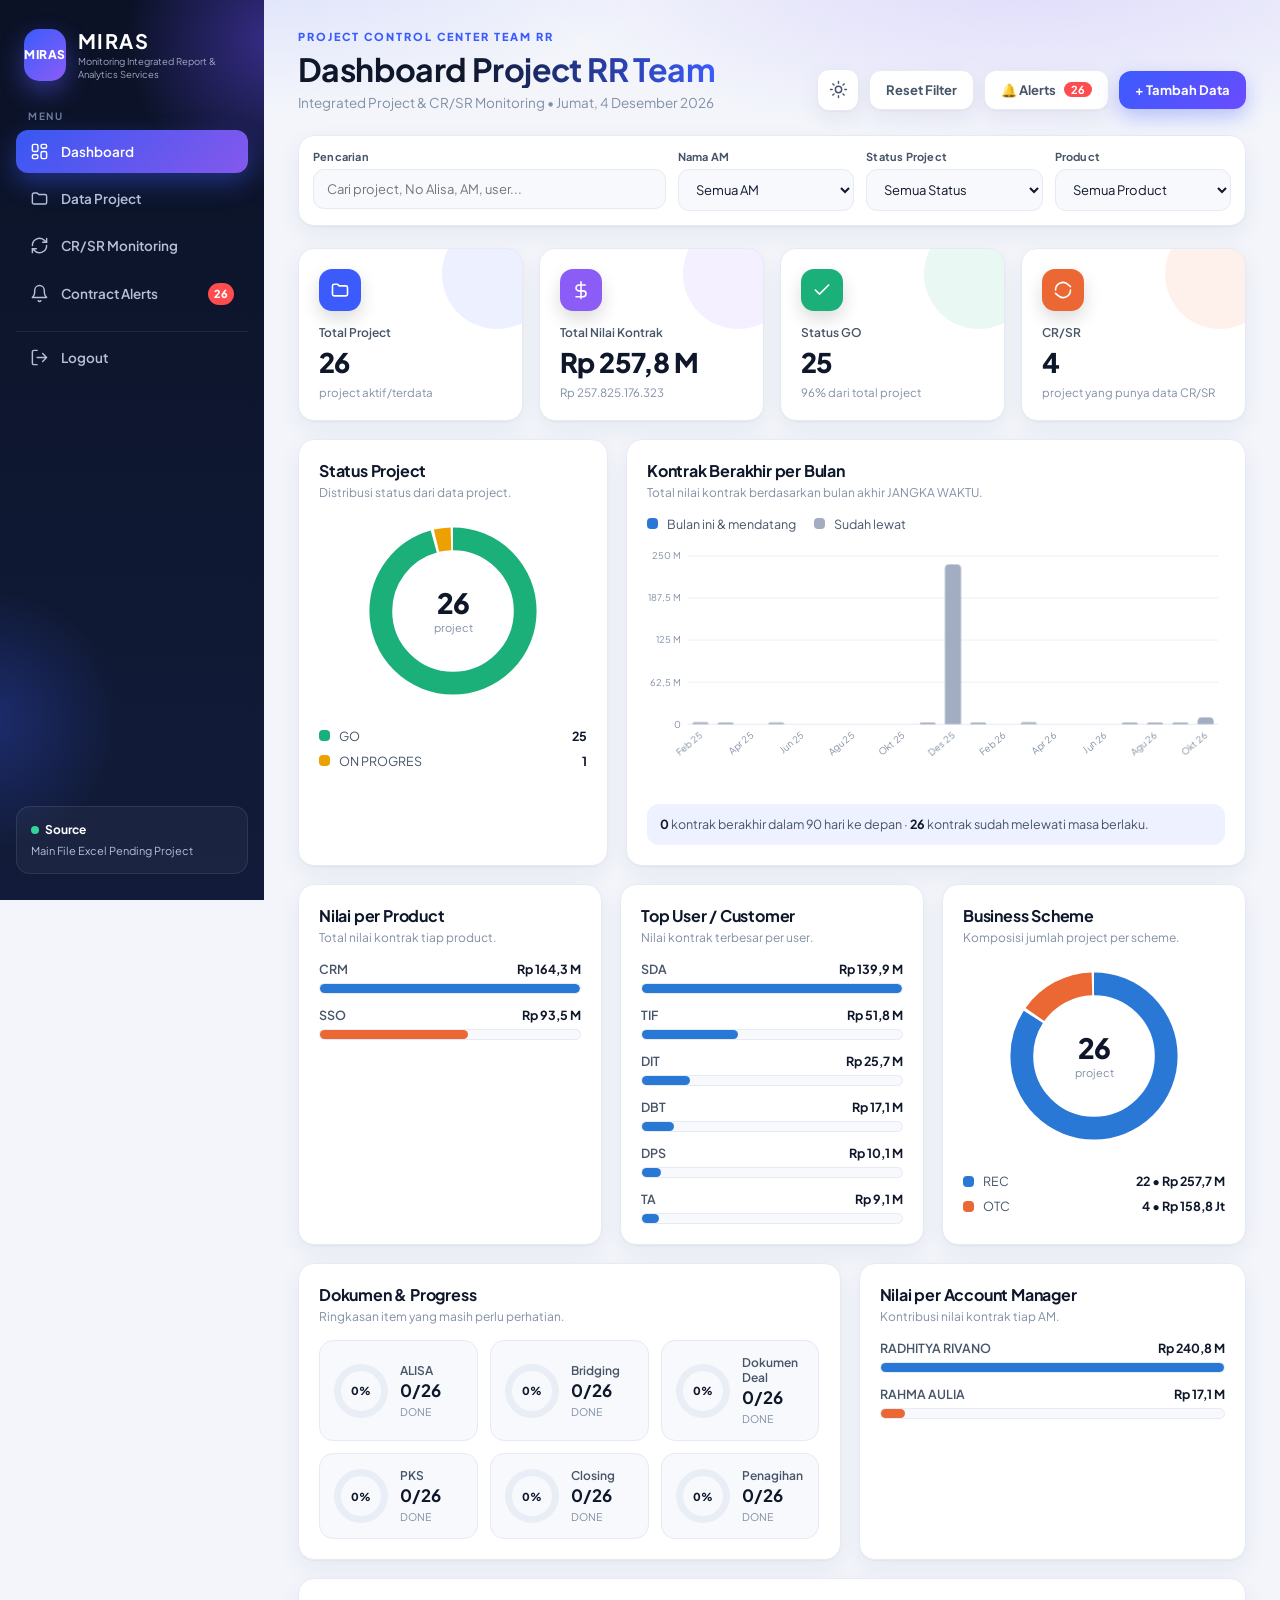
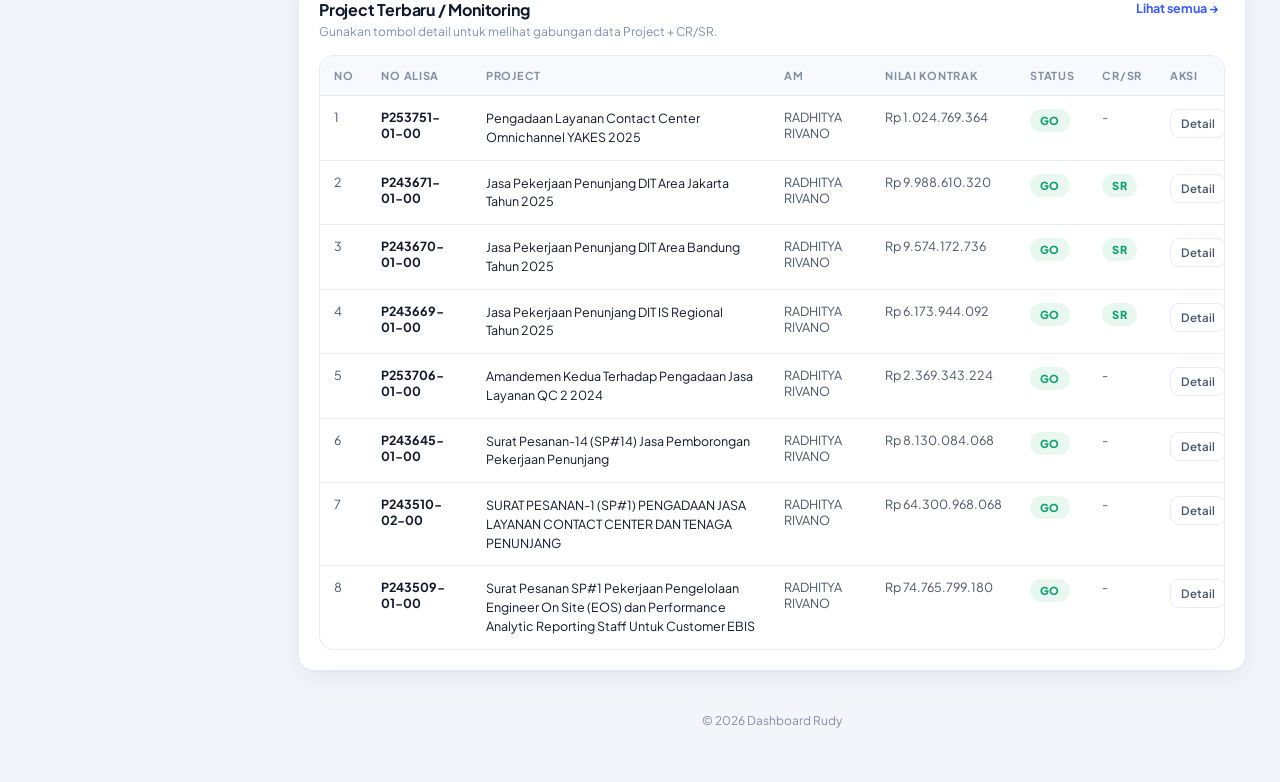
<file: index.html>
<!DOCTYPE html>
<html lang="id">
<head>
  <meta charset="UTF-8">
  <meta name="viewport" content="width=device-width, initial-scale=1.0">
  <title>MIRAS | Dashboard Monitoring</title>
  <link rel="stylesheet" href="style.css">
</head>
<body>
  <div class="app">
    <aside class="sidebar">
      <div class="brand">
        <div class="brand-mark">MIRAS</div>
        <div>
          <strong>MIRAS</strong>
          <span>Monitoring Integrated Report & Analytics Services</span>
        </div>
      </div>
      <div class="nav-label">MENU</div>
      <nav>
        <button class="nav-item active" data-view="dashboard"><svg viewBox="0 0 24 24"><rect x="3" y="3" width="7" height="9" rx="2"/><rect x="14" y="3" width="7" height="5" rx="2"/><rect x="14" y="12" width="7" height="9" rx="2"/><rect x="3" y="16" width="7" height="5" rx="2"/></svg>Dashboard</button>
        <button class="nav-item" data-view="projects"><svg viewBox="0 0 24 24"><path d="M3 7a2 2 0 0 1 2-2h4l2 2h8a2 2 0 0 1 2 2v8a2 2 0 0 1-2 2H5a2 2 0 0 1-2-2z"/></svg>Data Project</button>
        <button class="nav-item" data-view="crsr"><svg viewBox="0 0 24 24"><path d="M21 12a9 9 0 0 1-15.5 6.2L3 16"/><path d="M3 12A9 9 0 0 1 18.5 5.8L21 8"/><path d="M21 3v5h-5M3 21v-5h5"/></svg>CR/SR Monitoring</button>
        <button class="nav-item" data-view="alerts"><svg viewBox="0 0 24 24"><path d="M6 8a6 6 0 0 1 12 0c0 7 3 9 3 9H3s3-2 3-9"/><path d="M10.3 21a1.9 1.9 0 0 0 3.4 0"/></svg>Contract Alerts <span id="alertBadge" class="nav-badge">0</span></button>
        <a class="nav-logout" href="Login.html"><svg viewBox="0 0 24 24"><path d="M9 21H5a2 2 0 0 1-2-2V5a2 2 0 0 1 2-2h4"/><path d="M16 17l5-5-5-5M21 12H9"/></svg>Logout</a>
      </nav>
      <div class="side-note">
        <strong><span class="live-dot"></span>Source</strong>
        <span>Main File Excel Pending Project</span>
      </div>
    </aside>

    <main class="main">
      <header class="topbar">
        <div>
          <p class="eyebrow">PROJECT CONTROL CENTER TEAM RR</p>
          <h1 id="pageTitle">Dashboard Project RR Team</h1>
          <p class="subtitle">Integrated Project & CR/SR Monitoring <span id="todayLabel"></span></p>
        </div>
        <div class="top-actions">
          <button class="theme-btn" id="themeBtn" title="Ganti tema" aria-label="Ganti tema"><svg class="sun" viewBox="0 0 24 24"><circle cx="12" cy="12" r="4"/><path d="M12 2v2M12 20v2M4.9 4.9l1.4 1.4M17.7 17.7l1.4 1.4M2 12h2M20 12h2M4.9 19.1l1.4-1.4M17.7 6.3l1.4-1.4"/></svg><svg class="moon" viewBox="0 0 24 24"><path d="M21 12.8A9 9 0 1 1 11.2 3a7 7 0 0 0 9.8 9.8z"/></svg></button>
          <button class="btn secondary" id="resetBtn">Reset Filter</button>
          <button class="btn secondary" id="notificationBtn">🔔 Alerts <span class="count" id="topAlertCount">0</span></button>
          <button class="btn primary" id="addBtn">+ Tambah Data</button>
        </div>
      </header>

      <section class="filters">
        <div class="field search-field">
          <label>Pencarian</label>
          <input id="search" placeholder="Cari project, No Alisa, AM, user...">
        </div>
        <div class="field">
          <label>Nama AM</label>
          <select id="amFilter"><option value="">Semua AM</option></select>
        </div>
        <div class="field">
          <label>Status Project</label>
          <select id="statusFilter"><option value="">Semua Status</option></select>
        </div>
        <div class="field">
          <label>Product</label>
          <select id="productFilter"><option value="">Semua Product</option></select>
        </div>
      </section>

      <!-- ================= DASHBOARD ================= -->
      <section id="dashboardView" class="view-anim">
        <div class="kpi-grid">
          <article class="kpi k1"><div class="kpi-ico"><svg viewBox="0 0 24 24"><path d="M3 7a2 2 0 0 1 2-2h4l2 2h8a2 2 0 0 1 2 2v8a2 2 0 0 1-2 2H5a2 2 0 0 1-2-2z"/></svg></div><span>Total Project</span><strong id="kpiProjects">0</strong><small>project aktif/terdata</small></article>
          <article class="kpi k2"><div class="kpi-ico"><svg viewBox="0 0 24 24"><path d="M12 2v20M17 6H9.5a3.5 3.5 0 0 0 0 7h5a3.5 3.5 0 0 1 0 7H6"/></svg></div><span>Total Nilai Kontrak</span><strong id="kpiValue">Rp 0</strong><small id="kpiValueFull">berdasarkan DATA PROJECT</small></article>
          <article class="kpi k3"><div class="kpi-ico"><svg viewBox="0 0 24 24"><path d="M20 6 9 17l-5-5"/></svg></div><span>Status GO</span><strong id="kpiGo">0</strong><small id="kpiGoPct">project berstatus GO</small></article>
          <article class="kpi k4"><div class="kpi-ico"><svg viewBox="0 0 24 24"><path d="M21 12a9 9 0 0 1-15.5 6.2L3 16"/><path d="M3 12A9 9 0 0 1 18.5 5.8L21 8"/></svg></div><span>CR/SR</span><strong id="kpiCrsr">0</strong><small>project yang punya data CR/SR</small></article>
        </div>

        <div class="grid g-4-8">
          <section class="card">
            <div class="card-head"><div><h2>Status Project</h2><p>Distribusi status dari data project.</p></div></div>
            <div id="statusBars" class="chart"></div>
          </section>
          <section class="card">
            <div class="card-head"><div><h2>Kontrak Berakhir per Bulan</h2><p>Total nilai kontrak berdasarkan bulan akhir JANGKA WAKTU.</p></div></div>
            <div id="chartExpiry" class="chart"></div>
          </section>
        </div>

        <div class="grid g-3">
          <section class="card">
            <div class="card-head"><div><h2>Nilai per Product</h2><p>Total nilai kontrak tiap product.</p></div></div>
            <div id="chartProduct" class="chart"></div>
          </section>
          <section class="card">
            <div class="card-head"><div><h2>Top User / Customer</h2><p>Nilai kontrak terbesar per user.</p></div></div>
            <div id="chartUser" class="chart"></div>
          </section>
          <section class="card">
            <div class="card-head"><div><h2>Business Scheme</h2><p>Komposisi jumlah project per scheme.</p></div></div>
            <div id="chartScheme" class="chart"></div>
          </section>
        </div>

        <div class="grid g-7-5">
          <section class="card">
            <div class="card-head"><div><h2>Dokumen & Progress</h2><p>Ringkasan item yang masih perlu perhatian.</p></div></div>
            <div id="docSummary" class="doc-grid"></div>
          </section>
          <section class="card">
            <div class="card-head"><div><h2>Nilai per Account Manager</h2><p>Kontribusi nilai kontrak tiap AM.</p></div></div>
            <div id="chartAM" class="chart"></div>
          </section>
        </div>

        <section class="card">
          <div class="card-head">
            <div><h2>Project Terbaru / Monitoring</h2><p>Gunakan tombol detail untuk melihat gabungan data Project + CR/SR.</p></div>
            <button class="text-btn" id="openProjects">Lihat semua →</button>
          </div>
          <div class="table-wrap"><table><thead><tr><th>No</th><th>No Alisa</th><th>Project</th><th>AM</th><th>Nilai Kontrak</th><th>Status</th><th>CR/SR</th><th>Aksi</th></tr></thead><tbody id="dashboardTable"></tbody></table></div>
        </section>
      </section>

      <!-- ================= PROJECTS ================= -->
      <section id="projectsView" class="hidden view-anim">
        <section class="card">
          <div class="card-head"><div><h2>Data Project</h2><p>Data utama project dari sheet DATA PROJECT.</p></div><span id="projectCount" class="pill">0 data</span></div>
          <div class="table-wrap"><table><thead><tr>
            <th>No</th><th>Nama AM</th><th>No Alisa</th><th>Nama Project</th><th>Product</th><th>User</th><th>Nilai Kontrak</th><th>Status</th><th>PKS</th><th>Penagihan</th><th>Aksi</th>
          </tr></thead><tbody id="projectTable"></tbody></table></div>
        </section>
      </section>

      <!-- ================= ALERTS ================= -->
      <section id="alertsView" class="hidden view-anim">
        <div class="kpi-grid">
          <article class="kpi k3"><div class="kpi-ico"><svg viewBox="0 0 24 24"><path d="M20 6 9 17l-5-5"/></svg></div><span>Aman</span><strong id="alertSafe">0</strong><small>&gt; 90 hari</small></article>
          <article class="kpi k5"><div class="kpi-ico"><svg viewBox="0 0 24 24"><circle cx="12" cy="12" r="9"/><path d="M12 7v5l3 2"/></svg></div><span>Reminder 3 Bulan</span><strong id="alert90">0</strong><small>≤ 90 hari</small></article>
          <article class="kpi k4"><div class="kpi-ico"><svg viewBox="0 0 24 24"><path d="M12 9v4M12 17h.01"/><path d="M10.3 3.9 1.8 18a2 2 0 0 0 1.7 3h17a2 2 0 0 0 1.7-3L13.7 3.9a2 2 0 0 0-3.4 0z"/></svg></div><span>Urgent</span><strong id="alert30">0</strong><small>≤ 30 hari</small></article>
          <article class="kpi k6"><div class="kpi-ico"><svg viewBox="0 0 24 24"><circle cx="12" cy="12" r="9"/><path d="m15 9-6 6M9 9l6 6"/></svg></div><span>Expired</span><strong id="alertExpired">0</strong><small>jangka waktu habis</small></article>
        </div>
        <div class="grid g-5-7">
          <section class="card">
            <div class="card-head"><div><h2>Kondisi Kontrak</h2><p>Sebaran level alert seluruh kontrak.</p></div></div>
            <div id="chartAlert" class="chart"></div>
          </section>
          <section class="card">
            <div class="card-head"><div><h2>Prioritas Tindak Lanjut</h2><p>Kontrak dengan sisa waktu paling kritis.</p></div></div>
            <div id="chartDays" class="chart"></div>
          </section>
        </div>
        <section class="card">
          <div class="card-head"><div><h2>Contract & Project Alerts</h2><p>Reminder berdasarkan tanggal akhir pada kolom JANGKA WAKTU.</p></div><button class="btn primary small" id="emailAllBtn">📧 Email Semua</button></div>
          <div id="alertList" class="alert-list"></div>
        </section>
      </section>

      <!-- ================= CR/SR ================= -->
      <section id="crsrView" class="hidden view-anim">
        <div class="kpi-grid">
          <article class="kpi k1"><div class="kpi-ico"><svg viewBox="0 0 24 24"><path d="M21 12a9 9 0 0 1-15.5 6.2L3 16"/><path d="M3 12A9 9 0 0 1 18.5 5.8L21 8"/></svg></div><span>Total CR/SR</span><strong id="kCrsrTotal">0</strong><small>record pada sheet CR/SR</small></article>
          <article class="kpi k2"><div class="kpi-ico"><svg viewBox="0 0 24 24"><path d="M12 2v20M17 6H9.5a3.5 3.5 0 0 0 0 7h5a3.5 3.5 0 0 1 0 7H6"/></svg></div><span>Revenue Awal</span><strong id="kCrsrAwal">Rp 0</strong><small>sebelum CR/SR</small></article>
          <article class="kpi k4"><div class="kpi-ico"><svg viewBox="0 0 24 24"><path d="M3 17l6-6 4 4 8-8M15 7h6v6"/></svg></div><span>Revenue Setelah</span><strong id="kCrsrSetelah">Rp 0</strong><small>setelah CR/SR (yang sudah terisi)</small></article>
          <article class="kpi k3"><div class="kpi-ico"><svg viewBox="0 0 24 24"><path d="M20 6 9 17l-5-5"/></svg></div><span>CR/SR Done</span><strong id="kCrsrDone">0</strong><small id="kCrsrDoneSub">selesai diproses</small></article>
        </div>
        <div class="grid g-7-5">
          <section class="card">
            <div class="card-head"><div><h2>Revenue Awal vs Setelah CR/SR</h2><p>Per No Alisa. Nilai 0 berarti belum terisi.</p></div></div>
            <div id="chartCrsrRev" class="chart"></div>
          </section>
          <section class="card">
            <div class="card-head"><div><h2>Status CR/SR</h2><p>Komposisi status proses.</p></div></div>
            <div id="chartCrsrStatus" class="chart"></div>
          </section>
        </div>
        <section class="card">
          <div class="card-head"><div><h2>GPM Sebelum vs Sesudah</h2><p>Gross Profit Margin (%) per record. GPM kosong/0 tidak digambar.</p></div></div>
          <div id="chartGpm" class="chart"></div>
        </section>
        <section class="card">
          <div class="card-head">
            <div><h2>CR/SR Monitoring</h2><p>Data dari sheet DATA PROJECT CRSR yang terhubung dengan No Alisa.</p></div>
            <div class="card-tools"><span id="crsrCount" class="pill">0 data</span><button class="btn primary small" id="addCrsrBtn">+ Tambah CR/SR</button></div>
          </div>
          <div class="table-wrap"><table><thead><tr>
            <th>No</th><th>AM</th><th>Proses</th><th>No Alisa</th><th>Project</th><th>GPM Before</th><th>GPM After</th><th>Revenue Awal</th><th>Revenue Setelah</th><th>Status</th><th>Ket</th><th>Aksi</th>
          </tr></thead><tbody id="crsrTable"></tbody></table></div>
        </section>
      </section>

      <footer>&copy; 2026 Dashboard Rudy</footer>
    </main>
  </div>

  <div id="tooltip"></div>

  <div class="modal" id="modal">
    <div class="modal-backdrop" id="modalBackdrop"></div>
    <div class="modal-card">
      <div class="modal-head">
        <div><p class="eyebrow">DATA MANAGEMENT</p><h2 id="modalTitle">Tambah Data Project</h2></div>
        <button class="close" id="closeModal">&times;</button>
      </div>
      <form id="projectForm">
        <input type="hidden" id="editIndex">
        <div class="form-grid">
          <div class="field"><label>No</label><input name="NO" type="number" min="1"></div>
          <div class="field"><label>Nama AM</label><input name="NAMA AM"></div>
          <div class="field"><label>Email PIC / AM</label><input name="EMAIL AM" type="email" placeholder="pic@company.com"></div>
          <div class="field"><label>WhatsApp PIC / AM</label><input name="WHATSAPP AM" placeholder="62812xxxxxxx"></div>
          <div class="field"><label>No Alisa</label><input name="NO ALISA"></div>
          <div class="field wide"><label>Nama Project *</label><input name="NAMA PROJECT" required></div>
          <div class="field"><label>Product</label><input name="PRODUCT"></div>
          <div class="field"><label>User</label><input name="USER"></div>
          <div class="field"><label>Nilai Kontrak</label><input name="NILAI KONTRAK" type="number" min="0"></div>
          <div class="field"><label>Jangka Waktu</label><input name="JANGKA WAKTU"></div>
          <div class="field"><label>Keterangan Rev</label><input name="KETERANGAN REV"></div>
          <div class="field"><label>Business Scheme</label><input name="BUSINESS SCHEME"></div>
          <div class="field"><label>Status / Progress</label><input name="STATUS/PROGRESS"></div>
          <div class="field"><label>ALISA</label><input name="ALISA"></div>
          <div class="field"><label>Bridging Document</label><input name="BRIDGING DOCUMENT (MoU/BA)"></div>
          <div class="field"><label>Dokumen Deal</label><input name="DOKUMEN DEAL"></div>
          <div class="field"><label>PKS</label><input name="PKS"></div>
          <div class="field"><label>Closing Document</label><input name="CLOSING DOCUMENT"></div>
          <div class="field"><label>Penagihan</label><input name="PENAGIHAN"></div>
          <div class="field wide"><label>Keterangan Saat Ini</label><textarea name="KETERANGAN SAAT INI"></textarea></div>
        </div>
        <div class="modal-foot"><button type="button" class="btn secondary" id="cancelModal">Batal</button><button class="btn primary">Simpan</button></div>
      </form>
    </div>
  </div>

  <div class="modal" id="crsrModal">
    <div class="modal-backdrop" id="crsrBackdrop"></div>
    <div class="modal-card">
      <div class="modal-head">
        <div><p class="eyebrow">CR/SR MANAGEMENT</p><h2 id="crsrModalTitle">Tambah Data CR/SR</h2></div>
        <button class="close" id="closeCrsr">&times;</button>
      </div>
      <form id="crsrForm">
        <input type="hidden" id="editCrsrIndex">
        <div class="form-grid">
          <div class="field"><label>No</label><input name="NO" type="number" min="1"></div>
          <div class="field"><label>Nama AM</label><input name="NAMA AM"></div>
          <div class="field"><label>Proses</label><input name="PROSES" placeholder="CR / SR"></div>
          <div class="field"><label>No Alisa</label><input name="NO ALISA"></div>
          <div class="field wide"><label>Project</label><input name="PROJECT"></div>
          <div class="field"><label>GPM Before CR/SR</label><input name="GPM BEFORE CR/SR"></div>
          <div class="field"><label>GPM After CR/SR</label><input name="GPM AFTER CR/SR"></div>
          <div class="field"><label>Revenue Awal</label><input name="REVENUE AWAL" type="number" min="0"></div>
          <div class="field"><label>Revenue Setelah CR/SR</label><input name="REVENUE SETELAH CR/SR" type="number" min="0"></div>
          <div class="field"><label>Status CR/SR</label><input name="STATUS CR/SR"></div>
          <div class="field"><label>Tanggal Submit</label><input name="TGL SUBMIT"></div>
          <div class="field"><label>Target Closing</label><input name="TARGET CLOSING"></div>
          <div class="field"><label>Actual Closing</label><input name="ACTUAL CLOSING"></div>
          <div class="field"><label>Keterangan</label><input name="KET"></div>
        </div>
        <div class="modal-foot">
          <button type="button" class="btn secondary" id="cancelCrsr">Batal</button>
          <button class="btn primary">Simpan CR/SR</button>
        </div>
      </form>
    </div>
  </div>

  <div class="modal" id="detailModal">
    <div class="modal-backdrop" id="detailBackdrop"></div>
    <div class="modal-card large">
      <div class="modal-head"><div><p class="eyebrow">PROJECT DETAIL</p><h2 id="detailTitle">Detail Project</h2></div><button class="close" id="closeDetail">&times;</button></div>
      <div id="detailBody" class="detail-body"></div>
    </div>
  </div>

<script>
const BASE = [{"master": {"NO": 1, "NAMA AM": "RADHITYA RIVANO", "NO ALISA": "P253751-01-00", "NAMA PROJECT": "Pengadaan Layanan Contact Center Omnichannel YAKES 2025", "PRODUCT": "CRM", "USER": "Yakes", "NILAI KONTRAK": 1024769364, "JANGKA WAKTU": "15 Januari 2025 sd 14 Januari 2026", "KETERANGAN REV": "DEAL", "BUSINESS SCHEME": "REC", "STATUS/PROGRESS": "GO"}, "crsr": []}, {"master": {"NO": 2, "NAMA AM": "RADHITYA RIVANO", "NO ALISA": "P243671-01-00", "NAMA PROJECT": "Jasa Pekerjaan Penunjang DIT Area Jakarta Tahun 2025", "PRODUCT": "SSO", "USER": "DIT", "NILAI KONTRAK": 9988610320, "JANGKA WAKTU": "1 Januari 2025 sd 31 Desember 2025", "KETERANGAN REV": "DEAL", "BUSINESS SCHEME": "REC", "STATUS/PROGRESS": "GO"}, "crsr": [{"NO": 2, "NAMA AM": "Radhitya RIvano", "PROSES": "SR", "NO ALISA": "P243671-01-00", "PROJECT": "Jasa Pekerjaan Penunjang DIT Area Jakarta Tahun 2025", "GPM BEFORE CR/SR": 0.1145, "GPM AFTER CR/SR": 0, "REVENUE AWAL": 9988610323, "REVENUE SETELAH CR/SR": 0, "STATUS CR/SR": "Done", "JANGKA WAKTU": "1 Januari 2025 - 31 Desember 2025", "KET": "Review FInance"}]}, {"master": {"NO": 3, "NAMA AM": "RADHITYA RIVANO", "NO ALISA": "P243670-01-00", "NAMA PROJECT": "Jasa Pekerjaan Penunjang DIT Area Bandung Tahun 2025", "PRODUCT": "SSO", "USER": "DIT", "NILAI KONTRAK": 9574172736, "JANGKA WAKTU": "1 Januari 2025 sd 31 Desember 2025", "KETERANGAN REV": "DEAL", "BUSINESS SCHEME": "REC", "STATUS/PROGRESS": "GO"}, "crsr": [{"NO": 4, "NAMA AM": "Radhitya RIvano", "PROSES": "SR", "NO ALISA": "P243670-01-00 ", "PROJECT": "Jasa Pekerjaan Penunjang DIT Area Bandung Tahun 2025", "GPM BEFORE CR/SR": "10,03%", "GPM AFTER CR/SR": "10,11%", "REVENUE AWAL": 9574172736, "REVENUE SETELAH CR/SR": 9446471426, "STATUS CR/SR": "Done", "JANGKA WAKTU": "1 Januari 2025 - 31 Desember 2025", "KET": "Review FInance"}]}, {"master": {"NO": 4, "NAMA AM": "RADHITYA RIVANO", "NO ALISA": "P243669-01-00", "NAMA PROJECT": "Jasa Pekerjaan Penunjang DIT IS Regional Tahun 2025", "PRODUCT": "SSO", "USER": "DIT", "NILAI KONTRAK": 6173944092, "JANGKA WAKTU": "1 Januari 2025 sd 31 Desember 2025", "KETERANGAN REV": "DEAL", "BUSINESS SCHEME": "REC", "STATUS/PROGRESS": "GO"}, "crsr": [{"NO": 3, "NAMA AM": "Radhitya RIvano", "PROSES": "SR", "NO ALISA": "P243669-01-00", "PROJECT": "Jasa Pekerjaan Penunjang DIT IS Regional Tahun 2025", "GPM BEFORE CR/SR": "9,66%", "GPM AFTER CR/SR": "9,76%", "REVENUE AWAL": 6400094900, "REVENUE SETELAH CR/SR": 0, "STATUS CR/SR": "Done", "JANGKA WAKTU": "1 Januari 2025 - 31 Desember 2025", "KET": "Review FInance"}]}, {"master": {"NO": 5, "NAMA AM": "RADHITYA RIVANO", "NO ALISA": "P253706-01-00", "NAMA PROJECT": "Amandemen Kedua Terhadap Pengadaan Jasa Layanan QC 2 2024", "PRODUCT": "CRM", "USER": "TIF", "NILAI KONTRAK": 2369343224, "JANGKA WAKTU": "1 Januari 2025 sd 28 Februari 2025", "KETERANGAN REV": "DEAL", "BUSINESS SCHEME": "REC", "STATUS/PROGRESS": "GO"}, "crsr": []}, {"master": {"NO": 6, "NAMA AM": "RADHITYA RIVANO", "NO ALISA": "P243645-01-00", "NAMA PROJECT": "Surat Pesanan-14 (SP#14) Jasa Pemborongan Pekerjaan Penunjang", "PRODUCT": "CRM", "USER": "TIF", "NILAI KONTRAK": 8130084068, "JANGKA WAKTU": "1 Januari 2025 sd 31 Desember 2025", "KETERANGAN REV": "DEAL", "BUSINESS SCHEME": "REC", "STATUS/PROGRESS": "GO"}, "crsr": []}, {"master": {"NO": 7, "NAMA AM": "RADHITYA RIVANO", "NO ALISA": "P243510-02-00", "NAMA PROJECT": "SURAT PESANAN-1 (SP#1) PENGADAAN JASA LAYANAN CONTACT CENTER DAN TENAGA PENUNJANG", "PRODUCT": "CRM", "USER": "SDA", "NILAI KONTRAK": 64300968068, "JANGKA WAKTU": "1 Januari 2025 sd 31 Desember 2025", "KETERANGAN REV": "DEAL", "BUSINESS SCHEME": "REC", "STATUS/PROGRESS": "GO"}, "crsr": []}, {"master": {"NO": 8, "NAMA AM": "RADHITYA RIVANO", "NO ALISA": "P243509-01-00", "NAMA PROJECT": "Surat Pesanan SP#1 Pekerjaan Pengelolaan Engineer On Site (EOS) dan Performance Analytic Reporting Staff Untuk Customer EBIS", "PRODUCT": "CRM", "USER": "SDA", "NILAI KONTRAK": 74765799180, "JANGKA WAKTU": "1 Januari 2025 sd 31 Desember 2025", "KETERANGAN REV": "DEAL", "BUSINESS SCHEME": "REC", "STATUS/PROGRESS": "GO"}, "crsr": []}, {"master": {"NO": 9, "NAMA AM": "RADHITYA RIVANO", "NO ALISA": "P243483-02-00", "NAMA PROJECT": "Surat Pesanan-13 (SP#13) Managed Service Employee HR Adm And benefit Pekerja TIF", "PRODUCT": "CRM", "USER": "TIF", "NILAI KONTRAK": 552734515, "JANGKA WAKTU": "1 Desember 2024 sd 28 Februari 2025", "KETERANGAN REV": "DEAL", "BUSINESS SCHEME": "REC", "STATUS/PROGRESS": "GO"}, "crsr": []}, {"master": {"NO": 10, "NAMA AM": "RADHITYA RIVANO", "NO ALISA": "P253961-00-00", "NAMA PROJECT": "Pengadaan Penyediaan Jasa Manage Service Quality Control Layanan Connectivity EBIS Periode Q1 2025", "PRODUCT": "CRM", "USER": "SDA", "NILAI KONTRAK": 338872208, "JANGKA WAKTU": "1 Februari 2025 sd 31 Maret 2025", "KETERANGAN REV": "DEAL", "BUSINESS SCHEME": "REC", "STATUS/PROGRESS": "GO"}, "crsr": []}, {"master": {"NO": 11, "NAMA AM": "RADHITYA RIVANO", "NO ALISA": "P254018-04-00", "NAMA PROJECT": "SURAT PESANAN-15 (SP#15) JASA PEMBORONGAN PEKERJAAN PENUNJANG TIF", "PRODUCT": "SSO", "USER": "TIF", "NILAI KONTRAK": 13575215140, "JANGKA WAKTU": "1 Maret 2025 sd 31 Desember 2025", "KETERANGAN REV": "DEAL", "BUSINESS SCHEME": "REC", "STATUS/PROGRESS": "GO"}, "crsr": [{"NO": 1, "NAMA AM": "Radhitya RIvano", "PROSES": "SR", "NO ALISA": "P254018-04-00", "PROJECT": "SURAT PESANAN-15 (SP#15) JASA PEMBORONGAN PEKERJAAN PENUNJANG TIF", "GPM BEFORE CR/SR": "10,71%", "GPM AFTER CR/SR": "10,71%", "REVENUE AWAL": 13575215140, "REVENUE SETELAH CR/SR": 13575215140, "STATUS CR/SR": "Done", "JANGKA WAKTU": "1 Februari 2025 - 31 Januari 2026", "KET": "SR Perubahan apps type Pakser dari CA menjadi Purchase"}, {"NO": 9, "NAMA AM": "Radhitya RIvano", "PROSES": "SR", "NO ALISA": "P254018-04-00", "PROJECT": "Surat Pesanan-15 (SP#15) Jasa Pemborongan Pekerjaan Penunjang TIF", "GPM BEFORE CR/SR": 0, "GPM AFTER CR/SR": 0, "REVENUE AWAL": 13575215140, "REVENUE SETELAH CR/SR": 11650717562, "STATUS CR/SR": "Review Finance", "JANGKA WAKTU": "1 Maret 2025 - 31 Desember 2025", "KET": null}]}, {"master": {"NO": 12, "NAMA AM": "RADHITYA RIVANO", "NO ALISA": "P253979-05-00", "NAMA PROJECT": "Surat Pesanan-16 (SP#16) Managed Service TIOC TIF", "PRODUCT": "SSO", "USER": "TIF", "NILAI KONTRAK": 27000000000, "JANGKA WAKTU": "1 Maret 2025 sd 31 Desember 2025", "KETERANGAN REV": "DEAL", "BUSINESS SCHEME": "REC", "STATUS/PROGRESS": "GO"}, "crsr": []}, {"master": {"NO": 13, "NAMA AM": "RADHITYA RIVANO", "NO ALISA": "P254175-01-00", "NAMA PROJECT": "Surat Pesanan 5 (SP#5) Jasa Pemborongan Pekerjaan Penunjang Sub Direktorat CYS-NITS", "PRODUCT": "CRM", "USER": "NITS", "NILAI KONTRAK": 3088384082, "JANGKA WAKTU": "1 April 2025 sd 31 Maret 2026", "KETERANGAN REV": "DEAL", "BUSINESS SCHEME": "REC", "STATUS/PROGRESS": "GO"}, "crsr": []}, {"master": {"NO": 14, "NAMA AM": "RADHITYA RIVANO", "NO ALISA": "F254391-00-00 ", "NAMA PROJECT": "Managed Service Employee HR Adm and Benefit Pekerja Sekretaris Subdit Sustainability periode Agustus - November 2025", "PRODUCT": "SSO", "USER": "HCSO", "NILAI KONTRAK": 39201516, "JANGKA WAKTU": "1 Agustus 2025 sd 30 November 2025", "KETERANGAN REV": "DEAL", "BUSINESS SCHEME": "REC", "STATUS/PROGRESS": "GO"}, "crsr": []}, {"master": {"NO": 15, "NAMA AM": "RAHMA AULIA", "NO ALISA": "F254295-01-00", "NAMA PROJECT": "Pengadaan Talent Management Telkom DBT", "PRODUCT": "SSO", "USER": "DBT", "NILAI KONTRAK": 17058118780, "JANGKA WAKTU": "1 Juli 2025 sd 31 Desember 2025", "KETERANGAN REV": "DEAL", "BUSINESS SCHEME": "REC", "STATUS/PROGRESS": "GO"}, "crsr": []}, {"master": {"NO": 16, "NAMA AM": "RADHITYA RIVANO", "NO ALISA": "P254540-01-00", "NAMA PROJECT": "Surat Pesanan-40 (SP#40) Jasa Pekerjaan Penunjang Umum dan Administrasi Subdep Sustainability", "PRODUCT": "SSO", "USER": "GPC", "NILAI KONTRAK": 34930352, "JANGKA WAKTU": "1 September sd 31 Desember 2025", "KETERANGAN REV": "DEAL", "BUSINESS SCHEME": "REC", "STATUS/PROGRESS": "GO"}, "crsr": []}, {"master": {"NO": 17, "NAMA AM": "RADHITYA RIVANO", "NO ALISA": "P254600-01-00 ", "NAMA PROJECT": "Surat Pesanan Pekerjaan Penyimpanan dan Pengelolaan Dokumen PT Telkom Indonesia (Persero) Tbk", "PRODUCT": "SSO", "USER": null, "NILAI KONTRAK": 19970000, "JANGKA WAKTU": "17 September 2025 sd 16 Agustus 2026", "KETERANGAN REV": "DEAL", "BUSINESS SCHEME": "REC", "STATUS/PROGRESS": "GO"}, "crsr": []}, {"master": {"NO": 18, "NAMA AM": "RADHITYA RIVANO", "NO ALISA": "F254628-01-00", "NAMA PROJECT": "PENGADAAN SARANA PENDUKUNG ENGINEER ON SITE (EOS) TENESA TAHAP III TAHUN 2025", "PRODUCT": "CRM", "USER": "SDA", "NILAI KONTRAK": 445305960, "JANGKA WAKTU": "1 Oktober 2025 - 31 Desember 2025", "KETERANGAN REV": "DEAL", "BUSINESS SCHEME": "REC", "STATUS/PROGRESS": "GO"}, "crsr": []}, {"master": {"NO": 19, "NAMA AM": "RADHITYA RIVANO", "NO ALISA": "F254375-01-00", "NAMA PROJECT": "Pengadaan Teknisi dan Support Operasional (Sarana Kerja) untuk QC-2 PSB", "PRODUCT": "CRM", "USER": "TA", "NILAI KONTRAK": 2836889625, "JANGKA WAKTU": "1 Maret - 31 Mei 2025", "KETERANGAN REV": "DEAL", "BUSINESS SCHEME": "REC", "STATUS/PROGRESS": "GO"}, "crsr": []}, {"master": {"NO": 20, "NAMA AM": "RADHITYA RIVANO", "NO ALISA": "F254416-01-00", "NAMA PROJECT": "Support Operasional (Sarana Kerja) untuk QC-2 PSB", "PRODUCT": "CRM", "USER": "TA", "NILAI KONTRAK": 476658000, "JANGKA WAKTU": "1 Juni - 31 Desember 2025", "KETERANGAN REV": "DEAL", "BUSINESS SCHEME": "REC", "STATUS/PROGRESS": "GO"}, "crsr": []}, {"master": {"NO": 21, "NAMA AM": "RADHITYA RIVANO", "NO ALISA": "F254039-03-00", "NAMA PROJECT": "Pengadaan Jasa Pemborongan Pekerjaan Penunjang", "PRODUCT": "CRM", "USER": "TA", "NILAI KONTRAK": 5791743797, "JANGKA WAKTU": "1 Juni - 31 Desember 2025", "KETERANGAN REV": "DEAL", "BUSINESS SCHEME": "REC", "STATUS/PROGRESS": "GO"}, "crsr": []}, {"master": {"NO": 22, "NAMA AM": "RADHITYA RIVANO", "NO ALISA": "F254776-01-00", "NAMA PROJECT": "PRA PO] Pengadaan Managed Operational Bisnis dan Admin Support Unit Telkom DPS", "PRODUCT": "SSO", "USER": "DPS", "NILAI KONTRAK": 10080708500, "JANGKA WAKTU": "1 November 2025 - 31 Oktober 2026", "KETERANGAN REV": "DEAL", "BUSINESS SCHEME": "REC", "STATUS/PROGRESS": "GO"}, "crsr": []}, {"master": {"NO": 25, "NAMA AM": "RADHITYA RIVANO", "NO ALISA": "F260452-TLKI", "NAMA PROJECT": "Pekerjaan Managed Service Administrasi Umum, Reseptionist, dan Staff Support Periode Juli 2026", "PRODUCT": "CRM", "USER": "TIF", "NILAI KONTRAK": 42960163, "JANGKA WAKTU": "1 Juli 2026 - 30 Juli 2026", "KETERANGAN REV": "DEAL", "BUSINESS SCHEME": "OTC", "STATUS/PROGRESS": "GO"}, "crsr": []}, {"master": {"NO": 26, "NAMA AM": "RADHITYA RIVANO", "NO ALISA": "F260854-TLKI", "NAMA PROJECT": "Pekerjaan Managed Service Administrasi Umum, Reseptionist, dan Staff Support Periode Agustus 2026", "PRODUCT": "CRM", "USER": "TIF", "NILAI KONTRAK": 42960163, "JANGKA WAKTU": "1 Agustus 2026 - 31 Juli 2026", "KETERANGAN REV": "DEAL", "BUSINESS SCHEME": "OTC", "STATUS/PROGRESS": "GO"}, "crsr": []}, {"master": {"NO": 27, "NAMA AM": "RADHITYA RIVANO", "NO ALISA": "F261194-TLKI", "NAMA PROJECT": "Pekerjaan Managed Service Administrasi Umum, Reseptionist, dan Staff Support Periode September 2026", "PRODUCT": "CRM", "USER": "TIF", "NILAI KONTRAK": 51381102, "JANGKA WAKTU": "1 September 2026 - 30 September 2026", "KETERANGAN REV": "DEAL", "BUSINESS SCHEME": "OTC", "STATUS/PROGRESS": "ON PROGRES"}, "crsr": []}, {"master": {"NO": 28, "NAMA AM": "RADHITYA RIVANO", "NO ALISA": "F260900-TIFF", "NAMA PROJECT": "Nota Pesanan Pengadaan Jasa Tenaga Kerja Outsourcing Sekretaris & Driver Direksi TIF", "PRODUCT": "CRM", "USER": "TIF", "NILAI KONTRAK": 21451368, "JANGKA WAKTU": "1 Agustus 2026 - 31 Juli 2026", "KETERANGAN REV": "DEAL", "BUSINESS SCHEME": "OTC", "STATUS/PROGRESS": "GO"}, "crsr": []}];
let projects = JSON.parse(localStorage.getItem("aispmProjects") || "null") || BASE.map(x => x.master);
const crsrBase = BASE.flatMap(x => x.crsr);
let crsrData = JSON.parse(localStorage.getItem("aispmCrsrData") || "null") || crsrBase.map(x => ({...x}));
function getCrsrData() { return crsrData; }
let activeView = "dashboard";

const $ = id => document.getElementById(id);
const clean = v => String(v ?? "").trim();
const money = n => new Intl.NumberFormat("id-ID", {style:"currency", currency:"IDR", maximumFractionDigits:0}).format(Number(n)||0);
const num = n => new Intl.NumberFormat("id-ID").format(Number(n)||0);
const esc = s => String(s ?? "").replace(/[&<>"']/g, c => ({"&":"&amp;","<":"&lt;",">":"&gt;",'"':"&quot;","'":"&#039;"}[c]));

function savedCrsr() {
  const by = {};
  getCrsrData().forEach(x => {
    const a = clean(x["NO ALISA"]);
    if (a) by[a] = x;
  });
  return projects.map(p => {
    const a = clean(p["NO ALISA"]);
    return a && by[a] ? by[a] : null;
  }).filter(Boolean);
}

function statusClass(v) {
  const s=clean(v).toLowerCase();
  if(s.includes("go") || s.includes("done")) return "ok";
  if(s.includes("progress") || s.includes("not yet")) return "warn";
  return "neutral";
}

function getFiltered() {
  const q=clean($("search").value).toLowerCase(), am=$("amFilter").value, st=$("statusFilter").value, pr=$("productFilter").value;
  return projects.filter(p => {
    const blob=[p["NO ALISA"],p["NAMA PROJECT"],p["NAMA AM"],p["USER"],p["PRODUCT"]].map(clean).join(" ").toLowerCase();
    return (!q||blob.includes(q)) && (!am||clean(p["NAMA AM"])===am) && (!st||clean(p["STATUS/PROGRESS"])===st) && (!pr||clean(p["PRODUCT"])===pr);
  });
}

function fillFilters() {
  const vals=(key)=>[...new Set(projects.map(x=>clean(x[key])).filter(Boolean))].sort();
  [["amFilter","NAMA AM","Semua AM"],["statusFilter","STATUS/PROGRESS","Semua Status"],["productFilter","PRODUCT","Semua Product"]].forEach(([id,key,label])=>{
    const s=$(id), old=s.value; s.innerHTML=`<option value="">${label}</option>`;
    vals(key).forEach(v=>s.insertAdjacentHTML("beforeend",`<option value="${esc(v)}">${esc(v)}</option>`));
    s.value=old;
  });
}

function parseEndDate(value){
  const s=clean(value).toLowerCase();
  const months={januari:0,februari:1,maret:2,april:3,mei:4,juni:5,juli:6,agustus:7,september:8,oktober:9,november:10,desember:11};
  const re=/(\d{1,2})\s+(januari|februari|maret|april|mei|juni|juli|agustus|september|oktober|november|desember)(?:\s+(\d{4}))?/g;
  const matches=[...s.matchAll(re)]; if(!matches.length)return null;
  const m=matches[matches.length-1];
  const ys=[...s.matchAll(/20\d{2}/g)];
  const year=Number(m[3]||(ys.length?ys[ys.length-1][0]:new Date().getFullYear()));
  return new Date(year,months[m[2]],Number(m[1]),23,59,59);
}
function contractAlerts(){
  const today=new Date(); today.setHours(0,0,0,0);
  return projects.map((p,index)=>{const end=parseEndDate(p['JANGKA WAKTU']); if(!end)return null; const days=Math.ceil((end-today)/86400000); const level=days<0?'expired':days<=30?'urgent':days<=90?'warning':'safe'; return {...p,index,end,days,level};}).filter(Boolean);
}
function alertLabel(a){return a.level==='expired'?'EXPIRED':a.level==='urgent'?'URGENT':a.level==='warning'?'REMINDER 3 BULAN':'AMAN';}
function emailAlert(a){
  const to=clean(a['EMAIL AM'])||prompt('Masukkan email penerima:',''); if(!to)return;
  const subject=`[MIRA ALERT] ${alertLabel(a)} - ${a['NO ALISA']||a['NAMA PROJECT']||'Project'}`;
  const body=[`Dear PIC / Account Manager,`,'',`MIRA Dashboard memberikan alert masa berlaku project.`,``,`Project: ${a['NAMA PROJECT']||'-'}`,`No Alisa: ${a['NO ALISA']||'-'}`,`AM: ${a['NAMA AM']||'-'}`,`Jangka Waktu: ${a['JANGKA WAKTU']||'-'}`,`Status: ${alertLabel(a)}`,a.level==='expired'?`Jangka waktu sudah habis ${Math.abs(a.days)} hari.`:`Jangka waktu akan berakhir dalam ${a.days} hari.`,'','Mohon dilakukan monitoring dan tindak lanjut.','','Regards,','MIRA - Monitoring Integrated Report & Analytics'].join('\n');
  location.href='mailto:'+encodeURIComponent(to)+'?subject='+encodeURIComponent(subject)+'&body='+encodeURIComponent(body);
}
function whatsappAlert(a){
  let phone=clean(a['WHATSAPP AM']).replace(/\D/g,''); if(!phone)phone=prompt('Masukkan nomor WhatsApp (format 628xxxxxxxxxx):',''); if(!phone)return;
  if(phone.startsWith('0'))phone='62'+phone.slice(1);
  const msg=[`*MIRA CONTRACT ALERT*`,``,`Project: ${a['NAMA PROJECT']||'-'}`,`No Alisa: ${a['NO ALISA']||'-'}`,`AM: ${a['NAMA AM']||'-'}`,`Jangka Waktu: ${a['JANGKA WAKTU']||'-'}`,`Status: *${alertLabel(a)}*`,a.level==='expired'?`Jangka waktu sudah habis ${Math.abs(a.days)} hari.`:`Jangka waktu akan berakhir dalam ${a.days} hari.`,``,`Mohon dilakukan monitoring dan tindak lanjut.`].join('\n');
  window.open('https://wa.me/'+phone+'?text='+encodeURIComponent(msg),'_blank');
}

/* =========================================================
   CHART TOOLKIT (SVG/HTML murni, tanpa library eksternal)
   ========================================================= */
const nf = (v,d=1)=>new Intl.NumberFormat("id-ID",{maximumFractionDigits:d}).format(v);
const fmtC = n => { n=Number(n)||0; const a=Math.abs(n);
  if(a>=1e12) return "Rp "+nf(n/1e12,2)+" T";
  if(a>=1e9)  return "Rp "+nf(n/1e9)+" M";
  if(a>=1e6)  return "Rp "+nf(n/1e6)+" Jt";
  return "Rp "+nf(n,0); };
const fmtAxis = n => { const a=Math.abs(n);
  if(a>=1e12) return nf(n/1e12,1)+" T";
  if(a>=1e9)  return nf(n/1e9,1)+" M";
  if(a>=1e6)  return nf(n/1e6,0)+" Jt";
  return nf(n,0); };
const MONTHS=["Jan","Feb","Mar","Apr","Mei","Jun","Jul","Agu","Sep","Okt","Nov","Des"];
const catColor = i => i<6 ? `var(--c${i+1})` : "var(--c-other)";
const STATUS_COLORS = {"go":"var(--c3)","on progres":"var(--c4)","on progress":"var(--c4)"};
function statusColors(labels){
  const pool=["var(--c1)","var(--c2)","var(--c5)","var(--c6)"]; let k=0;
  return labels.map(l=>STATUS_COLORS[l.toLowerCase()] || pool[k++ % pool.length]);
}
const tip = (t,rows)=>`data-tip="${esc(JSON.stringify({t,r:rows}))}"`;
const niceMax = m => { if(m<=0) return 1; const p=10**Math.floor(Math.log10(m)), n=m/p;
  return (n<=1?1:n<=2?2:n<=2.5?2.5:n<=5?5:10)*p; };
const empty = msg => `<div class="chart-empty">${esc(msg||"Belum ada data untuk ditampilkan.")}</div>`;

/* Donut + legend */
function donut(items,{center="",sub="",legendVal}={}){
  items=items.filter(i=>i.value>0);
  const total=items.reduce((a,b)=>a+b.value,0);
  if(!total) return empty();
  const r=76, C=2*Math.PI*r, gap=items.length>1?3:0; let acc=0;
  const segs=items.map(i=>{
    const len=i.value/total*C, d=Math.max(len-gap,0.5);
    const el=`<circle class="seg" cx="100" cy="100" r="${r}" style="stroke:${i.color}" stroke-dasharray="${d} ${C-d}" stroke-dashoffset="${-acc}" ${tip(i.label,[[i.color,i.tipLabel||"Jumlah",i.tipVal||nf(i.value,0)],[i.color,"Porsi",nf(i.value/total*100,1)+"%"]])}/>`;
    acc+=len; return el; }).join("");
  const lg=items.map(i=>`<div class="lg" style="--c:${i.color}"><i></i>${esc(i.label)}<b>${esc(legendVal?legendVal(i,total):nf(i.value,0))}</b></div>`).join("");
  return `<div class="donut-wrap"><div class="donut"><svg viewBox="0 0 200 200" role="img" aria-label="Donut chart">${segs}</svg><div class="donut-center"><b>${esc(center)}</b><small>${esc(sub)}</small></div></div><div class="legend">${lg}</div></div>`;
}

/* Horizontal bars (satu seri) */
function hbars(items,{fmt=fmtC,tipLabel="Nilai"}={}){
  if(!items.length) return empty();
  const max=Math.max(...items.map(i=>i.value),1);
  return `<div class="hbars">`+items.map((i,k)=>{
    const col=i.color||"var(--c1)", w=Math.max(i.value/max*100,1.5);
    return `<div class="hb-row" ${tip(i.label,[[col,tipLabel,i.text||fmt(i.value)]].concat(i.extra||[]))}><div class="hb-top"><span title="${esc(i.label)}">${esc(i.label)}</span><b>${esc(i.text||fmt(i.value))}</b></div><div class="hb-track"><span class="hb-fill" style="--c:${col};width:${w}%;animation-delay:${k*60}ms"></span></div></div>`;
  }).join("")+`</div>`;
}

/* Column chart (1–2 seri). series:[{name,color,values,colors?}] */
function colChart(cats,series,{fmtTick=fmtAxis,fmtVal=fmtC,tipExtra,ticks=4,legend=true,W=680}={}){
  if(!cats.length) return empty();
  const rot=cats.length>7, H=rot?290:250, L=48, R=8, T=14, B=rot?78:34, pw=W-L-R, ph=H-T-B;
  const max=niceMax(Math.max(...series.flatMap(s=>s.values),0)||1);
  const band=pw/cats.length, nS=series.length, bw=Math.min(40,(band*.64-(nS-1)*3)/nS);
  const step=cats.length>14?2:1;
  let g="";
  for(let t=0;t<=ticks;t++){
    const v=max/ticks*t, y=T+ph-(v/max*ph);
    g+=`<line class="${t?"ax-line":"ax-base"}" x1="${L}" x2="${W-R}" y1="${y}" y2="${y}"/><text x="${L-8}" y="${y+4}" text-anchor="end">${esc(fmtTick(v))}</text>`;
  }
  cats.forEach((c,i)=>{
    const cx=L+band*i+band/2, totalW=bw*nS+(nS-1)*3;
    const rows=series.map(s=>[s.colors?s.colors[i]:s.color,s.name,s.values[i]?fmtVal(s.values[i]):"—"]).concat(tipExtra?tipExtra(i):[]);
    let bars="";
    series.forEach((s,k)=>{
      const v=s.values[i]||0, h=Math.max(v/max*ph,v>0?2:0), x=cx-totalW/2+k*(bw+3), y=T+ph-h, rr=Math.min(5,bw/2,h);
      if(h>0) bars+=`<path class="bar" style="fill:${s.colors?s.colors[i]:s.color};animation-delay:${i*35}ms" d="M${x},${y+h}V${y+rr}Q${x},${y} ${x+rr},${y}H${x+bw-rr}Q${x+bw},${y} ${x+bw},${y+rr}V${y+h}Z"/>`;
    });
    g+=`<g class="col" ${tip(c.tipTitle||c.label||c,rows)}><rect class="hit" x="${L+band*i}" y="${T}" width="${band}" height="${ph}"/>${bars}</g>`;
    if(i%step===0){
      const lab=esc(c.label||c), ly=T+ph+18;
      g+=rot?`<text transform="translate(${cx+4},${ly-4}) rotate(-40)" text-anchor="end">${lab}</text>`:`<text x="${cx}" y="${ly}" text-anchor="middle">${lab}</text>`;
    }
  });
  const lg=(legend&&series.length>1)?`<div class="legend row">${series.map(s=>`<div class="lg" style="--c:${s.color}"><i></i>${esc(s.name)}</div>`).join("")}</div>`:"";
  return lg+`<svg viewBox="0 0 ${W} ${H}" role="img" aria-label="Column chart">${g}</svg>`;
}
const legendRow = items => `<div class="legend row">${items.map(([c,t])=>`<div class="lg" style="--c:${c}"><i></i>${esc(t)}</div>`).join("")}</div>`;

/* Tooltip global */
(function(){
  const tt=document.getElementById("tooltip"); let cur=null;
  const place=e=>{ const w=tt.offsetWidth,h=tt.offsetHeight; let x=e.clientX+16,y=e.clientY+16;
    if(x+w>innerWidth-8) x=e.clientX-w-16; if(y+h>innerHeight-8) y=e.clientY-h-16; tt.style.left=Math.max(8,x)+"px"; tt.style.top=Math.max(8,y)+"px"; };
  document.addEventListener("mouseover",e=>{
    const el=e.target.closest&&e.target.closest("[data-tip]"); if(!el){ if(cur){tt.classList.remove("show");cur=null;} return; }
    if(el===cur) return; cur=el;
    try{ const d=JSON.parse(el.getAttribute("data-tip"));
      tt.innerHTML=`<b>${esc(d.t)}</b>`+d.r.map(r=>`<div class="tt-row" style="--c:${r[0]}"><i></i><span>${esc(r[1])}</span><strong>${esc(r[2])}</strong></div>`).join("");
      tt.classList.add("show"); place(e);
    }catch(_){}
  });
  document.addEventListener("mousemove",e=>{ if(cur) place(e); });
  document.addEventListener("mouseleave",()=>{tt.classList.remove("show");cur=null;});
  document.addEventListener("scroll",()=>{tt.classList.remove("show");cur=null;},true);
})();

/* =========================================================
   RENDER
   ========================================================= */
function groupSum(list,key,valKey="NILAI KONTRAK",fallback="Belum diisi"){
  const m={}; list.forEach(p=>{ const k=clean(p[key])||fallback; m[k]=m[k]||{sum:0,n:0}; m[k].sum+=Number(p[valKey])||0; m[k].n++; });
  return Object.entries(m).map(([label,v])=>({label,value:v.sum,n:v.n})).sort((a,b)=>b.value-a.value);
}
function parseGpm(v){
  if(v===null||v===undefined||v==="") return 0;
  let n = typeof v==="number" ? v : parseFloat(String(v).replace("%","").replace(",","."));
  if(!isFinite(n)||n===0) return 0;
  return (typeof v==="number" && Math.abs(n)<=1) ? n*100 : n;
}

function gpmCell(v){ const n=parseGpm(v); return n?nf(n,2)+"%":"-"; }
function renderAlerts(){
  const all=contractAlerts(), c={safe:0,warning:0,urgent:0,expired:0}; all.forEach(a=>c[a.level]++);
  $('alertSafe').textContent=c.safe; $('alert90').textContent=c.warning; $('alert30').textContent=c.urgent; $('alertExpired').textContent=c.expired;
  const alerts=all.filter(a=>a.level!=='safe').sort((a,b)=>a.days-b.days); $('alertBadge').textContent=alerts.length; $('topAlertCount').textContent=alerts.length;
  $('alertList').innerHTML=alerts.length?alerts.map(a=>`<div class="alert-item ${a.level}"><div class="alert-main"><div class="alert-icon">${a.level==='expired'?'🔴':a.level==='urgent'?'🟠':'🟡'}</div><div><strong>${esc(a['NAMA PROJECT']||'-')}</strong><div class="alert-meta">${esc(a['NO ALISA']||'-')} • ${esc(a['NAMA AM']||'-')}</div><div class="alert-meta">Berakhir: ${a.end.toLocaleDateString('id-ID')} • ${a.level==='expired'?'Lewat '+Math.abs(a.days)+' hari':a.days+' hari lagi'}</div></div></div><div class="alert-actions"><span class="status ${a.level==='expired'?'neutral':'warn'}">${alertLabel(a)}</span><button class="icon-btn" onclick="emailAlert(contractAlerts().find(x=>x.index===${a.index}))">📧 Email</button><button class="icon-btn" onclick="whatsappAlert(contractAlerts().find(x=>x.index===${a.index}))">💬 WhatsApp</button><button class="icon-btn" onclick="detailAlert(${a.index})">Detail</button></div></div>`).join(''):'<div class="empty">✓ Tidak ada alert kontrak saat ini.</div>';

  // charts
  const lv=[["Aman","safe","var(--lvl-safe)"],["Reminder 3 Bulan","warning","var(--lvl-warning)"],["Urgent","urgent","var(--lvl-urgent)"],["Expired","expired","var(--lvl-expired)"]];
  $('chartAlert').innerHTML=donut(lv.map(([l,k,col])=>({label:l,value:c[k],color:col,tipLabel:"Kontrak"})),{center:String(all.length),sub:"kontrak"});
  const top=alerts.slice(0,8);
  $('chartDays').innerHTML=top.length?hbars(top.map(a=>({
      label:a['NAMA PROJECT']||a['NO ALISA']||'-', value:Math.abs(a.days)||0.5,
      color:`var(--lvl-${a.level})`, text:a.level==='expired'?`Lewat ${Math.abs(a.days)} hari`:`${a.days} hari lagi`,
      extra:[[`var(--lvl-${a.level})`,"Berakhir",a.end.toLocaleDateString('id-ID')],[`var(--lvl-${a.level})`,"Level",alertLabel(a)]]
    })),{tipLabel:"Sisa waktu"}):empty("✓ Tidak ada kontrak yang perlu ditindaklanjuti.");
}

function renderCrsrCharts(){
  const all=getCrsrData();
  const sum=k=>all.reduce((a,x)=>a+(Number(x[k])||0),0);
  const done=all.filter(x=>clean(x["STATUS CR/SR"]).toLowerCase().includes("done")).length;
  $("kCrsrTotal").textContent=all.length;
  $("kCrsrAwal").textContent=fmtC(sum("REVENUE AWAL"));
  $("kCrsrSetelah").textContent=fmtC(sum("REVENUE SETELAH CR/SR"));
  $("kCrsrDone").textContent=done;
  $("kCrsrDoneSub").textContent=all.length?`${nf(done/all.length*100,0)}% selesai diproses`:"selesai diproses";
  if(!all.length){ ["chartCrsrRev","chartCrsrStatus","chartGpm"].forEach(id=>$(id).innerHTML=empty("Belum ada data CR/SR.")); return; }

  const seen={}; const cats=all.map(x=>{ const a=clean(x["NO ALISA"])||"-"; seen[a]=(seen[a]||0)+1;
    return {label:seen[a]>1?`${a} ·${seen[a]}`:a, tipTitle:clean(x.PROJECT)||a}; });
  $("chartCrsrRev").innerHTML=colChart(cats,[
    {name:"Revenue Awal",color:"var(--c1)",values:all.map(x=>Number(x["REVENUE AWAL"])||0)},
    {name:"Revenue Setelah CR/SR",color:"var(--c2)",values:all.map(x=>Number(x["REVENUE SETELAH CR/SR"])||0)}
  ],{tipExtra:i=>[["var(--c-other)","Proses / Status",`${clean(all[i].PROSES)||"-"} • ${clean(all[i]["STATUS CR/SR"])||"-"}`]]});

  const st={}; all.forEach(x=>{const s=clean(x["STATUS CR/SR"])||"Belum diisi"; st[s]=(st[s]||0)+1;});
  const labs=Object.keys(st), cols=statusColors(labs);
  $("chartCrsrStatus").innerHTML=donut(labs.map((l,i)=>({label:l,value:st[l],color:cols[i],tipLabel:"Record"})),{center:String(all.length),sub:"CR/SR"});

  const gb=all.map(x=>parseGpm(x["GPM BEFORE CR/SR"])), ga=all.map(x=>parseGpm(x["GPM AFTER CR/SR"]));
  const p=v=>v?nf(v,2)+"%":"belum terisi";
  const has=gb.some(Boolean)||ga.some(Boolean);
  $("chartGpm").innerHTML=has?colChart(cats,[
    {name:"GPM Before",color:"var(--c1)",values:gb},{name:"GPM After",color:"var(--c3)",values:ga}
  ],{fmtTick:v=>nf(v,0)+"%",fmtVal:v=>nf(v,2)+"%",ticks:4,W:1100}):empty("Belum ada nilai GPM yang terisi.");
}

function render(animate=false){
  document.body.classList.toggle("noanim",!animate);
  fillFilters();
  const data=getFiltered();
  const total=data.reduce((a,p)=>a+(Number(p["NILAI KONTRAK"])||0),0);
  const goN=data.filter(p=>clean(p["STATUS/PROGRESS"]).toLowerCase().includes("go")).length;
  $("kpiProjects").textContent=data.length;
  $("kpiValue").textContent=fmtC(total);
  $("kpiValueFull").textContent=money(total);
  $("kpiGo").textContent=goN;
  $("kpiGoPct").textContent=data.length?`${nf(goN/data.length*100,0)}% dari total project`:"project berstatus GO";
  $("kpiCrsr").textContent=savedCrsr().length;

  // status donut
  const status={};
  data.forEach(p=>{const s=clean(p["STATUS/PROGRESS"])||"Belum diisi";status[s]=(status[s]||0)+1;});
  const sl=Object.keys(status).sort((a,b)=>status[b]-status[a]), sc=statusColors(sl);
  $("statusBars").innerHTML=donut(sl.map((l,i)=>({label:l,value:status[l],color:sc[i],tipLabel:"Project"})),{center:String(data.length),sub:"project"});

  // kontrak berakhir per bulan
  const al=contractAlerts().filter(a=>data.includes(projects[a.index]));
  if(!al.length){ $("chartExpiry").innerHTML=empty("Tanggal akhir kontrak belum terbaca dari JANGKA WAKTU."); }
  else{
    const key=d=>d.getFullYear()*12+d.getMonth(), bucket={};
    al.forEach(a=>{const k=key(a.end); bucket[k]=bucket[k]||{v:0,n:0}; bucket[k].v+=Number(a["NILAI KONTRAK"])||0; bucket[k].n++;});
    const ks=Object.keys(bucket).map(Number), k0=Math.min(...ks), k1=Math.max(...ks), nowK=key(new Date());
    const cats=[],vals=[],cols=[],ns=[];
    for(let k=k0;k<=k1;k++){ const y=Math.floor(k/12), m=k%12;
      cats.push({label:`${MONTHS[m]} ${String(y).slice(2)}`,tipTitle:`${MONTHS[m]} ${y}`});
      vals.push(bucket[k]?.v||0); ns.push(bucket[k]?.n||0); cols.push(k<nowK?"var(--c-other)":"var(--c1)"); }
    const near=al.filter(a=>a.days>=0&&a.days<=90).length, exp=al.filter(a=>a.days<0).length;
    $("chartExpiry").innerHTML=legendRow([["var(--c1)","Bulan ini & mendatang"],["var(--c-other)","Sudah lewat"]])+
      colChart(cats,[{name:"Nilai kontrak",color:"var(--c1)",colors:cols,values:vals}],{tipExtra:i=>[["var(--c-other)","Jumlah project",String(ns[i])]],legend:false})+
      `<div class="insight"><b>${near}</b> kontrak berakhir dalam 90 hari ke depan · <b>${exp}</b> kontrak sudah melewati masa berlaku.</div>`;
  }

  // product / user / scheme / AM
  const prod=groupSum(data,"PRODUCT");
  $("chartProduct").innerHTML=hbars(prod.map((x,i)=>({label:x.label,value:x.value,color:catColor(i),extra:[[catColor(i),"Jumlah project",String(x.n)]]})));
  const usr=groupSum(data,"USER","NILAI KONTRAK","Tanpa user");
  const top=usr.slice(0,6);
  $("chartUser").innerHTML=hbars(top.map((x,i)=>({label:x.label,value:x.value,color:"var(--c1)",extra:[["var(--c1)","Jumlah project",String(x.n)]]})));
  const sch=groupSum(data,"BUSINESS SCHEME");
  $("chartScheme").innerHTML=donut(sch.map((x,i)=>({label:x.label,value:x.n,color:catColor(i),tipLabel:"Project",tipVal:`${x.n} • ${fmtC(x.value)}`,_v:x.value})),{center:String(data.length),sub:"project",legendVal:i=>`${i.value} • ${fmtC(i._v)}`});
  const am=groupSum(data,"NAMA AM");
  $("chartAM").innerHTML=hbars(am.map((x,i)=>({label:x.label,value:x.value,color:catColor(i),extra:[[catColor(i),"Jumlah project",String(x.n)]]})));

  // dokumen
  const docs=[["ALISA","ALISA"],["BRIDGING DOCUMENT (MoU/BA)","Bridging"],["DOKUMEN DEAL","Dokumen Deal"],["PKS","PKS"],["CLOSING DOCUMENT","Closing"],["PENAGIHAN","Penagihan"]];
  $("docSummary").innerHTML=docs.map(([k,l])=>{
    const t=data.length, done=data.filter(p=>clean(p[k]).toLowerCase().includes("done")).length, pct=t?Math.round(done/t*100):0;
    return `<div class="doc-item" ${tip(l,[["var(--c3)","Selesai",`${done} dari ${t}`]])}><div class="ring" style="--p:${pct}"><b>${pct}%</b></div><div><span>${l}</span><strong>${done}/${t}</strong><small>DONE</small></div></div>`;
  }).join("");

  $("dashboardTable").innerHTML=data.slice(0,8).map(p=>rowDashboard(p)).join("") || emptyRow(8);
  $("projectTable").innerHTML=data.map((p,i)=>rowProject(p,i)).join("") || emptyRow(11);
  $("projectCount").textContent=`${data.length} data`;
  const allCrsr = getCrsrData();
  $("crsrTable").innerHTML=allCrsr.map((x,i)=>rowCrsr(x,i)).join("") || emptyRow(12);
  $("crsrCount").textContent=`${allCrsr.length} data`;
  renderAlerts();
  renderCrsrCharts();
}
function rowDashboard(p) {
  const cr=savedCrsr().find(x=>clean(x["NO ALISA"])===clean(p["NO ALISA"]));
  return `<tr><td>${esc(p.NO)}</td><td><b>${esc(p["NO ALISA"])}</b></td><td class="project-name">${esc(p["NAMA PROJECT"])}</td><td>${esc(p["NAMA AM"])}</td><td>${money(p["NILAI KONTRAK"])}</td><td><span class="status ${statusClass(p["STATUS/PROGRESS"])}">${esc(p["STATUS/PROGRESS"])}</span></td><td>${cr?`<span class="status ok">${esc(cr["PROSES"])}</span>`:"-"}</td><td><button class="icon-btn" onclick="detailByAlisa('${esc(p["NO ALISA"])}')">Detail</button></td></tr>`;
}
function rowProject(p,i) {
  const idx=projects.indexOf(p);
  return `<tr><td>${esc(p.NO)}</td><td>${esc(p["NAMA AM"])}</td><td><b>${esc(p["NO ALISA"])}</b></td><td class="project-name">${esc(p["NAMA PROJECT"])}</td><td>${esc(p.PRODUCT)}</td><td>${esc(p.USER)}</td><td>${money(p["NILAI KONTRAK"])}</td><td><span class="status ${statusClass(p["STATUS/PROGRESS"])}">${esc(p["STATUS/PROGRESS"])}</span></td><td>${esc(p.PKS)}</td><td>${esc(p.PENAGIHAN)}</td><td><button class="icon-btn" onclick="detailProject(${idx})">Detail</button> <button class="icon-btn" onclick="editProject(${idx})">Edit</button> <button class="icon-btn danger" onclick="deleteProject(${idx})">Hapus</button></td></tr>`;
}
function rowCrsr(x,i) {
  return `<tr><td>${esc(x.NO)}</td><td>${esc(x["NAMA AM"])}</td><td>${esc(x.PROSES)}</td><td><b>${esc(x["NO ALISA"])}</b></td><td class="project-name">${esc(x.PROJECT)}</td><td>${gpmCell(x["GPM BEFORE CR/SR"])}</td><td>${gpmCell(x["GPM AFTER CR/SR"])}</td><td>${money(x["REVENUE AWAL"])}</td><td>${money(x["REVENUE SETELAH CR/SR"])}</td><td><span class="status ${statusClass(x["STATUS CR/SR"])}">${esc(x["STATUS CR/SR"])}</span></td><td>${esc(x.KET)}</td><td><button class="icon-btn" onclick="detailCrsr(${i})">Detail</button> <button class="icon-btn" onclick="editCrsr(${i})">Edit</button> <button class="icon-btn danger" onclick="deleteCrsr(${i})">Hapus</button></td></tr>`;
}
function emptyRow(n) { return `<tr><td colspan="${n}" class="empty">Tidak ada data yang sesuai filter.</td></tr>`; }


function switchView(view) {
  activeView=view;
  document.querySelectorAll(".nav-item").forEach(b=>b.classList.toggle("active",b.dataset.view===view));
  ["dashboard","projects","crsr","alerts"].forEach(v=>$(v+"View").classList.toggle("hidden",v!==view));
  $("pageTitle").textContent = view==="dashboard" ? "Dashboard Project" : view==="projects" ? "Data Project" : view==="crsr" ? "CR/SR Monitoring" : "Contract Alerts";
  const el=$(view+"View"); el.classList.remove("view-anim"); void el.offsetWidth; el.classList.add("view-anim");
  render(true);
  window.scrollTo({top:0,behavior:"smooth"});
}

function openForm(index=null) {
  $("modal").classList.add("show");
  $("modalTitle").textContent=index===null?"Tambah Data Project":"Edit Data Project";
  $("editIndex").value=index===null?"":index;
  $("projectForm").reset();
  if(index!==null) {
    const p=projects[index];
    document.querySelectorAll("#projectForm [name]").forEach(el=>{ if(p[el.name]!==undefined) el.value=p[el.name] ?? ""; });
  }
}
function closeForm(){ $("modal").classList.remove("show"); }

window.editProject = i => openForm(i);
window.deleteProject = i => {
  if(!confirm("Hapus data project ini?")) return;
  projects.splice(i,1);
  localStorage.setItem("aispmProjects",JSON.stringify(projects));
  render();
};
window.detailByAlisa = alisa => {
  const p=projects.find(x=>clean(x["NO ALISA"])===clean(alisa));
  if(p) detailProject(projects.indexOf(p));
};

window.detailProject = index => {
  const p=projects[index];
  if(!p) return;
  const related=getCrsrData().filter(x=>clean(x["NO ALISA"])===clean(p["NO ALISA"]));
  const alert=contractAlerts().find(x=>x.index===index);
  $("detailTitle").textContent=p["NAMA PROJECT"]||p["NO ALISA"]||"Detail Project";
  $("detailBody").innerHTML=`
    <div class="detail-summary">
      <div><span>No Alisa</span><strong>${esc(p["NO ALISA"]||"-")}</strong></div>
      <div><span>AM</span><strong>${esc(p["NAMA AM"]||"-")}</strong></div>
      <div><span>Status</span><strong><span class="status ${statusClass(p["STATUS/PROGRESS"])}">${esc(p["STATUS/PROGRESS"]||"-")}</span></strong></div>
      <div><span>Nilai Kontrak</span><strong>${money(p["NILAI KONTRAK"])}</strong></div>
    </div>
    <h3 class="detail-section">📁 Data Project</h3>
    <div class="detail-grid">${Object.entries(p).filter(([k])=>k!=="NO").map(([k,v])=>`<div><small>${esc(k)}</small><strong>${esc(v) || "-"}</strong></div>`).join("")}</div>
    <h3 class="detail-section">🔄 CR/SR Monitoring (${related.length})</h3>
    ${related.length ? `<div class="detail-table"><table><thead><tr><th>Proses</th><th>Status</th><th>GPM Before</th><th>GPM After</th><th>Revenue Awal</th><th>Revenue Setelah</th><th>Target Closing</th><th>Actual Closing</th><th>Aksi</th></tr></thead><tbody>${related.map(x=>{const ri=getCrsrData().indexOf(x);return `<tr><td>${esc(x.PROSES||"-")}</td><td><span class="status ${statusClass(x["STATUS CR/SR"])}">${esc(x["STATUS CR/SR"]||"-")}</span></td><td>${esc(x["GPM BEFORE CR/SR"]||"-")}</td><td>${esc(x["GPM AFTER CR/SR"]||"-")}</td><td>${money(x["REVENUE AWAL"])}</td><td>${money(x["REVENUE SETELAH CR/SR"])}</td><td>${esc(x["TARGET CLOSING"]||"-")}</td><td>${esc(x["ACTUAL CLOSING"]||"-")}</td><td><button class="icon-btn" onclick="detailCrsr(${ri})">Detail</button></td></tr>`}).join("")}</tbody></table></div>` : `<p class="muted">Belum ada data CR/SR yang terhubung dengan No Alisa ini.</p>`}
    <h3 class="detail-section">🔔 Contract Alert</h3>
    ${alert ? `<div class="detail-alert ${alert.level}"><div><strong>${esc(alertLabel(alert))}</strong><span>Berakhir ${alert.end.toLocaleDateString('id-ID')} • ${alert.level==='expired'?'Lewat '+Math.abs(alert.days)+' hari':alert.days+' hari lagi'}</span></div><button class="icon-btn" onclick="detailAlert(${alert.index})">Lihat Alert</button></div>` : `<p class="muted">Tidak ada alert kontrak untuk project ini.</p>`}`;
  $("detailModal").classList.add("show");
};

window.detailCrsr = index => {
  const x=getCrsrData()[index];
  if(!x) return;
  const p=projects.find(p=>clean(p["NO ALISA"])===clean(x["NO ALISA"]));
  $("detailTitle").textContent=`CR/SR • ${x.PROJECT||x["NO ALISA"]||"Detail"}`;
  $("detailBody").innerHTML=`
    <div class="detail-summary">
      <div><span>Proses</span><strong>${esc(x.PROSES||"-")}</strong></div>
      <div><span>No Alisa</span><strong>${esc(x["NO ALISA"]||"-")}</strong></div>
      <div><span>Status</span><strong><span class="status ${statusClass(x["STATUS CR/SR"])}">${esc(x["STATUS CR/SR"]||"-")}</span></strong></div>
      <div><span>Project</span><strong>${esc(x.PROJECT||"-")}</strong></div>
    </div>
    <h3 class="detail-section">🔄 Detail CR/SR</h3>
    <div class="detail-grid">${Object.entries(x).filter(([k])=>k!=="NO").map(([k,v])=>`<div><small>${esc(k)}</small><strong>${esc(v) || "-"}</strong></div>`).join("")}</div>
    <h3 class="detail-section">📁 Project Terkait</h3>
    ${p ? `<div class="detail-alert"><div><strong>${esc(p["NAMA PROJECT"]||"-")}</strong><span>${esc(p["NAMA AM"]||"-")} • ${money(p["NILAI KONTRAK"])}</span></div><button class="icon-btn" onclick="detailProject(${projects.indexOf(p)})">Lihat Project</button></div>` : `<p class="muted">Project induk tidak ditemukan.</p>`}`;
  $("detailModal").classList.add("show");
};

window.detailAlert = index => {
  const a=contractAlerts().find(x=>x.index===Number(index));
  if(!a) return;
  const p=projects[a.index];
  const related=getCrsrData().filter(x=>clean(x["NO ALISA"])===clean(a["NO ALISA"]));
  $("detailTitle").textContent=`🔔 Alert • ${a["NAMA PROJECT"]||a["NO ALISA"]}`;
  $("detailBody").innerHTML=`
    <div class="detail-alert ${a.level}"><div><strong>${esc(alertLabel(a))}</strong><span>Jatuh tempo ${a.end.toLocaleDateString('id-ID')} • ${a.level==='expired'?'Lewat '+Math.abs(a.days)+' hari':a.days+' hari lagi'}</span></div><div class="alert-actions"><button class="icon-btn" onclick="emailAlert(contractAlerts().find(x=>x.index===${a.index}))">📧 Email</button><button class="icon-btn" onclick="whatsappAlert(contractAlerts().find(x=>x.index===${a.index}))">💬 WhatsApp</button></div></div>
    <h3 class="detail-section">📁 Informasi Project</h3>
    <div class="detail-grid">${Object.entries(p||a).filter(([k])=>k!=="NO").map(([k,v])=>`<div><small>${esc(k)}</small><strong>${esc(v) || "-"}</strong></div>`).join("")}</div>
    <h3 class="detail-section">📅 Status Kontrak</h3>
    <div class="detail-summary">
      <div><span>Tanggal Berakhir</span><strong>${a.end.toLocaleDateString('id-ID')}</strong></div>
      <div><span>Sisa Waktu</span><strong>${a.level==='expired'?'Expired':a.days+' hari'}</strong></div>
      <div><span>Email PIC / AM</span><strong>${esc(a["EMAIL AM"]||"Belum diisi")}</strong></div>
      <div><span>WhatsApp PIC / AM</span><strong>${esc(a["WHATSAPP AM"]||"Belum diisi")}</strong></div>
    </div>
    <h3 class="detail-section">🔄 CR/SR Terkait (${related.length})</h3>
    ${related.length ? `<div class="detail-table"><table><thead><tr><th>Proses</th><th>Status</th><th>Target Closing</th><th>Actual Closing</th><th>Keterangan</th></tr></thead><tbody>${related.map(x=>`<tr><td>${esc(x.PROSES||"-")}</td><td><span class="status ${statusClass(x["STATUS CR/SR"])}">${esc(x["STATUS CR/SR"]||"-")}</span></td><td>${esc(x["TARGET CLOSING"]||"-")}</td><td>${esc(x["ACTUAL CLOSING"]||"-")}</td><td>${esc(x.KET||"-")}</td></tr>`).join("")}</tbody></table></div>` : `<p class="muted">Tidak ada data CR/SR terkait.</p>`}`;
  $("detailModal").classList.add("show");
};

document.querySelectorAll(".nav-item").forEach(b=>b.addEventListener("click",()=>switchView(b.dataset.view)));
$("openProjects").onclick=()=>switchView("projects");
$("notificationBtn").onclick=()=>switchView("alerts");
$("emailAllBtn").onclick=()=>{const a=contractAlerts().filter(x=>x.level!=="safe"); if(!a.length){alert("Tidak ada alert.");return;} emailAlert(a[0]);};
$("addBtn").onclick=()=>openForm();
$("closeModal").onclick=closeForm;
$("cancelModal").onclick=closeForm;
$("modalBackdrop").onclick=closeForm;
$("closeDetail").onclick=()=>$("detailModal").classList.remove("show");
$("detailBackdrop").onclick=()=>$("detailModal").classList.remove("show");
["search","amFilter","statusFilter","productFilter"].forEach(id=>$(id).addEventListener("input",()=>render()));
$("resetBtn").onclick=()=>{["search","amFilter","statusFilter","productFilter"].forEach(id=>$(id).value="");render();};

$("projectForm").addEventListener("submit",e=>{
  e.preventDefault();
  const fd=new FormData(e.target), obj={};
  for(const [k,v] of fd.entries()) if(k!=="") obj[k]=v.trim();
  obj.NO=obj.NO ? Number(obj.NO) : (Math.max(0,...projects.map(p=>Number(p.NO)).filter(Number.isFinite))+1);
  obj["NILAI KONTRAK"]=obj["NILAI KONTRAK"] ? Number(obj["NILAI KONTRAK"]) : 0;
  const idx=$("editIndex").value;
  if(idx==="") projects.push(obj); else projects[Number(idx)]=obj;
  localStorage.setItem("aispmProjects",JSON.stringify(projects));
  closeForm(); render();
});


function openCrsrForm(index=null) {
  $("crsrModal").classList.add("show");
  $("crsrModalTitle").textContent = index===null ? "Tambah Data CR/SR" : "Edit Data CR/SR";
  $("editCrsrIndex").value = index===null ? "" : index;
  $("crsrForm").reset();
  if(index!==null) {
    const x=getCrsrData()[index];
    document.querySelectorAll("#crsrForm [name]").forEach(el=>{
      if(x[el.name]!==undefined) el.value=x[el.name] ?? "";
    });
  }
}
function closeCrsrForm(){ $("crsrModal").classList.remove("show"); }

window.editCrsr = i => openCrsrForm(i);
window.deleteCrsr = i => {
  if(!confirm("Hapus data CR/SR ini?")) return;
  crsrData.splice(i,1);
  localStorage.setItem("aispmCrsrData",JSON.stringify(crsrData));
  render();
};

$("addCrsrBtn").onclick=()=>openCrsrForm();
$("closeCrsr").onclick=closeCrsrForm;
$("cancelCrsr").onclick=closeCrsrForm;
$("crsrBackdrop").onclick=closeCrsrForm;

$("crsrForm").addEventListener("submit",e=>{
  e.preventDefault();
  const fd=new FormData(e.target), obj={};
  for(const [k,v] of fd.entries()) if(k!=="") obj[k]=v.trim();
  obj.NO=obj.NO ? Number(obj.NO) : (Math.max(0,...getCrsrData().map(x=>Number(x.NO)).filter(Number.isFinite))+1);
  obj["REVENUE AWAL"]=obj["REVENUE AWAL"] ? Number(obj["REVENUE AWAL"]) : 0;
  obj["REVENUE SETELAH CR/SR"]=obj["REVENUE SETELAH CR/SR"] ? Number(obj["REVENUE SETELAH CR/SR"]) : 0;
  const idx=$("editCrsrIndex").value;
  if(idx==="") crsrData.push(obj); else crsrData[Number(idx)]=obj;
  localStorage.setItem("aispmCrsrData",JSON.stringify(crsrData));
  closeCrsrForm();
  render();
});


/* ---------- Tema & init ---------- */
(function(){
  let t=null; try{ t=localStorage.getItem("mirasTheme"); }catch(_){}
  if(!t) t=matchMedia("(prefers-color-scheme: dark)").matches?"dark":"light";
  document.documentElement.setAttribute("data-theme",t);
  $("themeBtn").onclick=()=>{
    const n=document.documentElement.getAttribute("data-theme")==="dark"?"light":"dark";
    document.documentElement.setAttribute("data-theme",n);
    try{ localStorage.setItem("mirasTheme",n); }catch(_){}
  };
  $("todayLabel").textContent="• "+new Date().toLocaleDateString("id-ID",{weekday:"long",day:"numeric",month:"long",year:"numeric"});
})();
render(true);
setInterval(renderAlerts,60*60*1000);
</script>
</body>
</html>
</file>
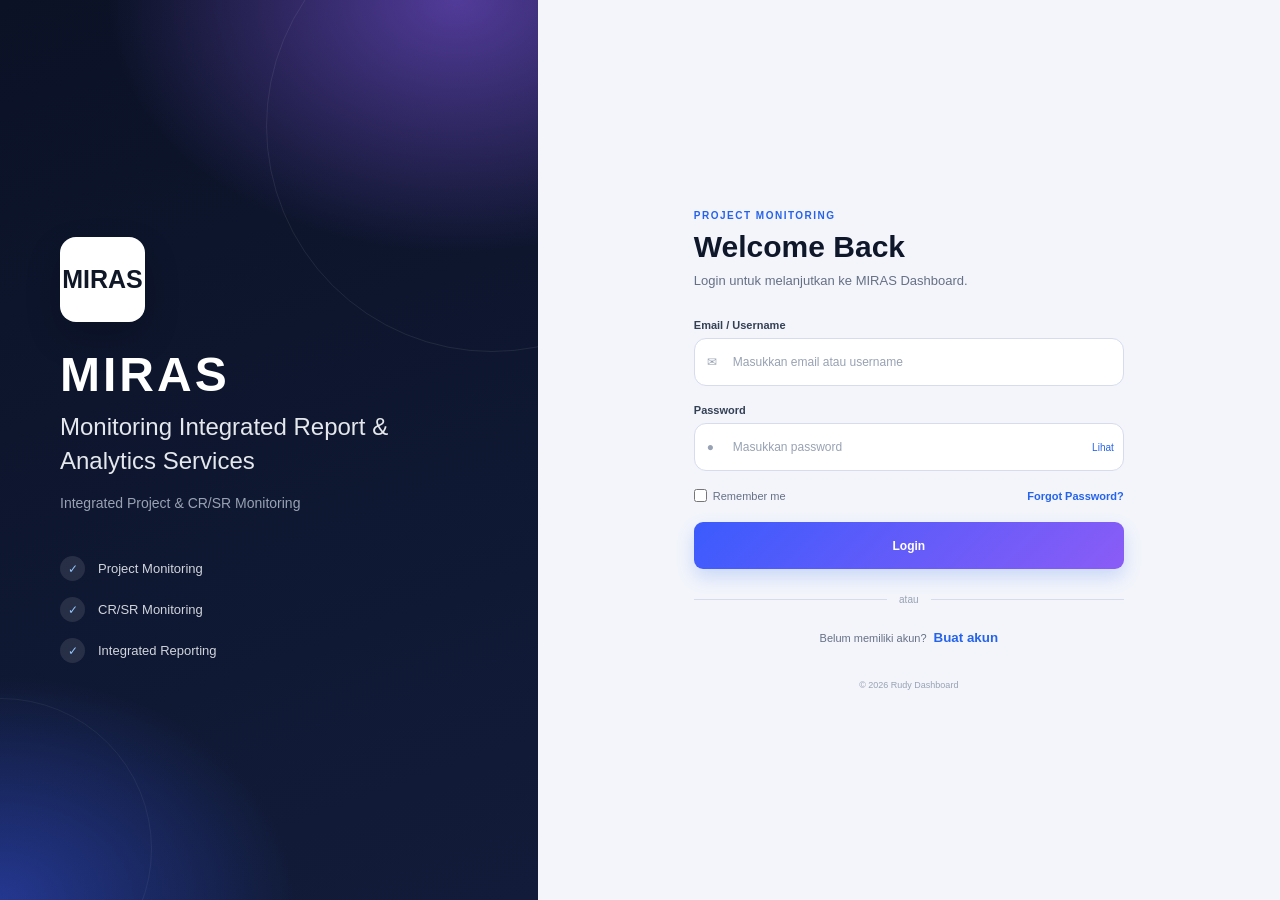
<file: Login.html>
<!DOCTYPE html>
<html lang="id">
<head>
  <meta charset="UTF-8">
  <meta name="viewport" content="width=device-width, initial-scale=1.0">
  <title>MIRAS | Login</title>
  <link rel="stylesheet" href="auth.css">
</head>

<body>

<div class="auth-container">

  <!-- LEFT SIDE -->
  <div class="auth-brand">
    <div class="brand-content">
      <div class="brand-logo">MIRAS</div>

      <h1>MIRAS</h1>

      <h2>
        Monitoring Integrated Report & Analytics Services
      </h2>

      <p>
        Integrated Project & CR/SR Monitoring
      </p>

      <div class="brand-features">
        <div>
          <span>✓</span>
          <p>Project Monitoring</p>
        </div>

        <div>
          <span>✓</span>
          <p>CR/SR Monitoring</p>
        </div>

        <div>
          <span>✓</span>
          <p>Integrated Reporting</p>
        </div>
      </div>
    </div>
  </div>


  <!-- RIGHT SIDE -->
  <div class="auth-form-area">

    <div class="auth-card">

      <div class="mobile-logo">
        <div class="brand-logo">MIRAS</div>
        <strong>MIRAS</strong>
      </div>

      <div class="form-header">
        <span class="eyebrow">PROJECT MONITORING</span>

        <h2>Welcome Back</h2>

        <p>
          Login untuk melanjutkan ke MIRAS Dashboard.
        </p>
      </div>

      <form id="loginForm">

        <div class="input-group">
          <label>Email / Username</label>

          <div class="input-wrapper">
            <span>✉</span>
            <input
              type="text"
              id="loginUsername"
              placeholder="Masukkan email atau username"
              required
            >
          </div>
        </div>


        <div class="input-group">
          <label>Password</label>

          <div class="input-wrapper">
            <span>●</span>

            <input
              type="password"
              id="loginPassword"
              placeholder="Masukkan password"
              required
            >

            <button
              type="button"
              class="show-password"
              onclick="togglePassword('loginPassword', this)"
            >
              Lihat
            </button>
          </div>
        </div>


        <div class="form-options">

          <label class="remember">
            <input type="checkbox">
            <span>Remember me</span>
          </label>

          <a href="#" onclick="forgotPassword()">
            Forgot Password?
          </a>

        </div>


        <button class="login-button" type="submit">
          Login
        </button>

      </form>


      <div class="divider">
        <span>atau</span>
      </div>


      <div class="register-text">
        Belum memiliki akun?
        <button onclick="showRegister()">
          Buat akun
        </button>
      </div>

      <div class="copyright">
        © 2026 Rudy Dashboard
      </div>

    </div>

  </div>

</div>


<!-- REGISTER MODAL -->

<div class="modal" id="registerModal">

  <div class="modal-overlay" onclick="closeRegister()"></div>

  <div class="register-card">

    <button class="close-button" onclick="closeRegister()">
      ×
    </button>

    <div class="register-header">

      <div class="small-logo">
        MIRAS
      </div>

      <span class="eyebrow">
        CREATE ACCOUNT
      </span>

      <h2>Create your account</h2>

      <p>
        Daftarkan akun untuk mengakses MIRAS Dashboard.
      </p>

    </div>


    <form id="registerForm">

      <div class="input-group">

        <label>Nama Lengkap</label>

        <input
          type="text"
          id="registerName"
          placeholder="Masukkan nama lengkap"
          required
        >

      </div>


      <div class="input-group">

        <label>Email</label>

        <input
          type="email"
          id="registerEmail"
          placeholder="nama@email.com"
          required
        >

      </div>


      <div class="input-group">

        <label>Username</label>

        <input
          type="text"
          id="registerUsername"
          placeholder="Masukkan username"
          required
        >

      </div>


      <div class="input-group">

        <label>Password</label>

        <input
          type="password"
          id="registerPassword"
          placeholder="Minimal 6 karakter"
          required
          minlength="6"
        >

      </div>


      <div class="input-group">

        <label>Konfirmasi Password</label>

        <input
          type="password"
          id="registerConfirm"
          placeholder="Ulangi password"
          required
        >

      </div>


      <button
        type="submit"
        class="login-button"
      >
        Create Account
      </button>

    </form>

  </div>

</div>


<script>

function togglePassword(id, button) {

  const input = document.getElementById(id);

  if (input.type === "password") {

    input.type = "text";
    button.innerText = "Sembunyikan";

  } else {

    input.type = "password";
    button.innerText = "Lihat";

  }

}


function showRegister() {

  document
    .getElementById("registerModal")
    .classList.add("show");

}


function closeRegister() {

  document
    .getElementById("registerModal")
    .classList.remove("show");

}


function forgotPassword() {

  alert(
    "Silakan hubungi administrator untuk reset password."
  );

}


document
  .getElementById("registerForm")
  .addEventListener("submit", function(e) {

    e.preventDefault();

    const password =
      document.getElementById("registerPassword").value;

    const confirm =
      document.getElementById("registerConfirm").value;

    if (password !== confirm) {

      alert("Password dan konfirmasi password tidak sama.");

      return;

    }

    const user = {

      name:
        document.getElementById("registerName").value,

      email:
        document.getElementById("registerEmail").value,

      username:
        document.getElementById("registerUsername").value,

      password: password

    };


    localStorage.setItem(
      "miraUser",
      JSON.stringify(user)
    );


    alert(
      "Registrasi berhasil. Silakan login."
    );

    closeRegister();

  });


document
  .getElementById("loginForm")
  .addEventListener("submit", function(e) {

    e.preventDefault();

    const username =
      document.getElementById("loginUsername").value;

    const password =
      document.getElementById("loginPassword").value;


    const user =
      JSON.parse(
        localStorage.getItem("miraUser")
      );


    if (!user) {

      alert(
        "Akun belum terdaftar. Silakan buat akun terlebih dahulu."
      );

      return;

    }


    if (
      (username === user.username ||
       username === user.email) &&
      password === user.password
    ) {

      localStorage.setItem(
        "miraLoggedIn",
        "true"
      );

      /*
       * Ganti dashboard.html
       * dengan nama file dashboard kamu.
       */

      window.location.href =
        "index.html";

    } else {

      alert(
        "Username/email atau password salah."
      );

    }

  });

</script>

</body>
</html>
</file>
<file: style.css>
/* =========================================================
   MIRAS Dashboard — style.css (redesign)
   ========================================================= */
@import url('https://fonts.googleapis.com/css2?family=Plus+Jakarta+Sans:wght@400;500;600;700;800&display=swap');

:root{
  --bg:#f3f5fb; --card:#ffffff; --card-2:#f7f9fd; --text:#0f172a; --text-2:#475569; --muted:#8190a5;
  --line:#e6eaf3; --grid:#e9edf5;
  --primary:#3b5bfd; --primary-2:#6a4cff; --primary-soft:#eef1ff;
  --ok:#0e9f6e; --ok-bg:#e8f8f1; --warn:#b7791f; --warn-bg:#fff6e0; --danger:#d92d20; --danger-bg:#fdecea;
  --sidebar:#0b1226; --sidebar-2:#121c3a; --sidebar-text:#b5c0d8;
  --shadow:0 1px 2px rgba(15,23,42,.04),0 8px 24px rgba(30,41,90,.06);
  --shadow-lg:0 24px 70px rgba(15,23,42,.28);
  /* chart categorical slots (fixed order) */
  --c1:#2a78d6; --c2:#eb6834; --c3:#1baf7a; --c4:#eda100; --c5:#e87ba4; --c6:#4a3aa7; --c-other:#a3adc2;
  --lvl-safe:#1baf7a; --lvl-warning:#eda100; --lvl-urgent:#eb6834; --lvl-expired:#e34948;
  --radius:16px;
  color-scheme:light;
}
:root[data-theme="dark"]{
  --bg:#080d1c; --card:#111a33; --card-2:#16213f; --text:#eef2ff; --text-2:#b6c0da; --muted:#7f8cac;
  --line:#22305a; --grid:#1f2b4f;
  --primary:#6f87ff; --primary-2:#9a7dff; --primary-soft:#1b2750;
  --ok:#3ddc9a; --ok-bg:#0f2e25; --warn:#f6c453; --warn-bg:#322a10; --danger:#ff7a70; --danger-bg:#3a1a1a;
  --sidebar:#050914; --sidebar-2:#0f1730;
  --shadow:0 1px 2px rgba(0,0,0,.3),0 10px 30px rgba(0,0,0,.35);
  --c1:#3987e5; --c2:#d95926; --c3:#199e70; --c4:#c98500; --c5:#d55181; --c6:#9085e9; --c-other:#5b6a8c;
  --lvl-safe:#199e70; --lvl-warning:#c98500; --lvl-urgent:#d95926; --lvl-expired:#e66767;
  color-scheme:dark;
}
*{box-sizing:border-box}
html{scroll-behavior:smooth}
body{margin:0;background:var(--bg);font-family:"Plus Jakarta Sans",Inter,ui-sans-serif,system-ui,-apple-system,"Segoe UI",sans-serif;color:var(--text);font-size:14px;transition:background .3s,color .3s}
body::before{content:"";position:fixed;inset:0 0 auto 0;height:340px;background:radial-gradient(700px 260px at 80% -40px,rgba(106,76,255,.16),transparent 70%),radial-gradient(600px 240px at 20% -60px,rgba(59,91,253,.14),transparent 70%);pointer-events:none;z-index:0}
button,input,select,textarea{font:inherit;color:inherit}
.app{display:flex;min-height:100vh;position:relative;z-index:1}

/* ---------- Sidebar ---------- */
.sidebar{width:264px;flex:none;background:linear-gradient(180deg,var(--sidebar) 0%,var(--sidebar-2) 100%);color:#fff;padding:26px 16px;position:sticky;top:0;height:100vh;display:flex;flex-direction:column;overflow:hidden}
.sidebar::before{content:"";position:absolute;width:320px;height:320px;border-radius:50%;right:-170px;top:-120px;background:radial-gradient(circle,rgba(106,76,255,.45),transparent 65%)}
.sidebar::after{content:"";position:absolute;width:280px;height:280px;border-radius:50%;left:-150px;bottom:40px;background:radial-gradient(circle,rgba(59,91,253,.28),transparent 65%)}
.sidebar>*{position:relative;z-index:1}
.brand{display:flex;gap:12px;align-items:center;padding:2px 8px 28px}
.brand-mark{width:52px;height:52px;border-radius:15px;background:linear-gradient(135deg,#3b5bfd,#8b5cf6);color:#fff;display:grid;place-items:center;font-weight:800;font-size:12px;letter-spacing:.5px;box-shadow:0 10px 24px rgba(91,92,255,.45)}
.brand strong{display:block;font-size:20px;letter-spacing:1.5px}
.brand span{display:block;color:var(--sidebar-text);font-size:9.5px;line-height:1.4;margin-top:2px;opacity:.85}
.nav-label{font-size:10px;letter-spacing:1.6px;color:#6d7ba0;font-weight:700;padding:0 12px 8px}
nav{display:grid;gap:4px}
.nav-item,.nav-logout{display:flex;align-items:center;gap:12px;border:0;background:transparent;color:var(--sidebar-text);text-align:left;padding:12px 14px;border-radius:12px;cursor:pointer;font-weight:600;font-size:13.5px;text-decoration:none;transition:.2s;position:relative}
.nav-item svg,.nav-logout svg{width:19px;height:19px;flex:none;stroke:currentColor;fill:none;stroke-width:1.8;stroke-linecap:round;stroke-linejoin:round}
.nav-item:hover,.nav-logout:hover{background:rgba(255,255,255,.07);color:#fff}
.nav-item.active{background:linear-gradient(135deg,rgba(59,91,253,.95),rgba(139,92,246,.95));color:#fff;box-shadow:0 10px 24px rgba(59,91,253,.4)}
.nav-badge{margin-left:auto;display:inline-grid;place-items:center;min-width:22px;height:22px;padding:0 6px;border-radius:99px;background:#ff4d4f;color:#fff;font-size:11px;font-weight:800}
.nav-logout{margin-top:10px;border-top:1px solid rgba(255,255,255,.08);border-radius:0 0 12px 12px;padding-top:16px}
.side-note{margin-top:auto;border:1px solid rgba(255,255,255,.09);background:rgba(255,255,255,.04);border-radius:14px;padding:14px;color:var(--sidebar-text);font-size:11px;line-height:1.5}
.side-note strong{display:block;color:#fff;margin-bottom:4px;font-size:12px}
.live-dot{display:inline-block;width:8px;height:8px;border-radius:50%;background:#34d399;margin-right:6px;box-shadow:0 0 0 0 rgba(52,211,153,.7);animation:pulse 2s infinite}
@keyframes pulse{70%{box-shadow:0 0 0 8px rgba(52,211,153,0)}100%{box-shadow:0 0 0 0 rgba(52,211,153,0)}}

/* ---------- Main ---------- */
.main{flex:1;min-width:0;padding:30px 34px}
.topbar{display:flex;justify-content:space-between;gap:20px;align-items:flex-end;margin-bottom:24px;flex-wrap:wrap}
.eyebrow{font-size:11px;letter-spacing:2px;color:var(--primary);font-weight:800;margin:0 0 8px}
h1{font-size:32px;line-height:1.15;margin:0 0 6px;letter-spacing:-.6px;background:linear-gradient(90deg,var(--text) 40%,var(--primary));-webkit-background-clip:text;background-clip:text;-webkit-text-fill-color:transparent}
.subtitle{margin:0;color:var(--muted);font-size:13.5px}
.top-actions{display:flex;gap:10px;flex-wrap:wrap;align-items:center}
.btn{border:0;border-radius:12px;padding:11px 16px;cursor:pointer;font-weight:700;font-size:13px;transition:.2s;display:inline-flex;align-items:center;gap:8px}
.btn.primary{background:linear-gradient(135deg,var(--primary),var(--primary-2));color:#fff;box-shadow:0 8px 20px rgba(59,91,253,.32)}
.btn.primary:hover{transform:translateY(-1px);box-shadow:0 12px 26px rgba(59,91,253,.42)}
.btn.secondary{background:var(--card);border:1px solid var(--line);color:var(--text-2);box-shadow:var(--shadow)}
.btn.secondary:hover{border-color:var(--primary);color:var(--primary)}
.btn.small{padding:8px 12px;font-size:12px}
.btn .count{background:#ff4d4f;color:#fff;border-radius:99px;font-size:11px;padding:1px 7px}
.theme-btn{width:42px;height:42px;border-radius:12px;border:1px solid var(--line);background:var(--card);cursor:pointer;display:grid;place-items:center;box-shadow:var(--shadow);color:var(--text-2)}
.theme-btn svg{width:19px;height:19px;stroke:currentColor;fill:none;stroke-width:1.8;stroke-linecap:round;stroke-linejoin:round}
.theme-btn:hover{color:var(--primary);border-color:var(--primary)}
.theme-btn .moon{display:none}
:root[data-theme="dark"] .theme-btn .sun{display:none}
:root[data-theme="dark"] .theme-btn .moon{display:block}

/* ---------- Filters ---------- */
.filters{display:grid;grid-template-columns:2fr 1fr 1fr 1fr;gap:12px;margin-bottom:22px;background:var(--card);border:1px solid var(--line);padding:14px;border-radius:var(--radius);box-shadow:var(--shadow)}
.field{min-width:0}
.field label{display:block;font-size:11px;font-weight:700;color:var(--text-2);margin-bottom:6px;letter-spacing:.2px}
.field input,.field select,.field textarea{width:100%;border:1px solid var(--line);background:var(--card-2);border-radius:11px;padding:11px 13px;color:var(--text);outline:0;font-size:13px;transition:.2s}
.field textarea{min-height:80px;resize:vertical}
.field input:focus,.field select:focus,.field textarea:focus{border-color:var(--primary);box-shadow:0 0 0 4px rgba(59,91,253,.14);background:var(--card)}
.field select option{background:var(--card);color:var(--text)}

/* ---------- KPI ---------- */
.kpi-grid{display:grid;grid-template-columns:repeat(4,1fr);gap:16px;margin-bottom:18px}
.kpi{position:relative;overflow:hidden;background:var(--card);border:1px solid var(--line);border-radius:var(--radius);padding:20px;box-shadow:var(--shadow);transition:.25s}
.kpi:hover{transform:translateY(-3px);box-shadow:0 14px 34px rgba(30,41,90,.14)}
.kpi::after{content:"";position:absolute;right:-30px;top:-30px;width:110px;height:110px;border-radius:50%;background:var(--kc,var(--primary));opacity:.09}
.kpi-ico{width:42px;height:42px;border-radius:13px;display:grid;place-items:center;background:var(--kc,var(--primary));color:#fff;margin-bottom:14px;box-shadow:0 8px 18px rgba(0,0,0,.14)}
.kpi-ico svg{width:20px;height:20px;stroke:currentColor;fill:none;stroke-width:1.9;stroke-linecap:round;stroke-linejoin:round}
.kpi span{display:block;color:var(--text-2);font-size:12px;font-weight:600}
.kpi strong{display:block;font-size:27px;margin:5px 0 3px;letter-spacing:-.6px;font-weight:800}
.kpi small{color:var(--muted);font-size:11.5px}
.kpi.k1{--kc:#3b5bfd}.kpi.k2{--kc:#8b5cf6}.kpi.k3{--kc:#1baf7a}.kpi.k4{--kc:#eb6834}.kpi.k5{--kc:#eda100}.kpi.k6{--kc:#e34948}

/* ---------- Cards & grids ---------- */
.card{background:var(--card);border:1px solid var(--line);border-radius:var(--radius);padding:20px;box-shadow:var(--shadow);margin-bottom:18px;min-width:0}
.grid{display:grid;gap:18px;margin-bottom:18px}
.grid .card{margin-bottom:0}
.g-4-8{grid-template-columns:minmax(0,4fr) minmax(0,8fr)}.g-5-7{grid-template-columns:minmax(0,5fr) minmax(0,7fr)}.g-3{grid-template-columns:repeat(3,minmax(0,1fr))}.g-2{grid-template-columns:repeat(2,minmax(0,1fr))}.g-7-5{grid-template-columns:minmax(0,7fr) minmax(0,5fr)}
.card-head{display:flex;justify-content:space-between;gap:12px;align-items:flex-start;margin-bottom:16px}
.card-head h2{font-size:16px;margin:0;letter-spacing:-.2px}
.card-head p{font-size:12px;color:var(--muted);margin:4px 0 0}
.card-tools{display:flex;align-items:center;gap:8px}
.text-btn{border:0;background:none;color:var(--primary);font-weight:700;font-size:12.5px;cursor:pointer}
.text-btn:hover{text-decoration:underline}
.pill{background:var(--primary-soft);color:var(--primary);border-radius:99px;padding:6px 12px;font-size:12px;font-weight:700}

/* ---------- Charts ---------- */
.chart{width:100%}
.chart svg{display:block;width:100%;height:auto;overflow:visible}
.chart text{fill:var(--muted);font-size:11px;font-family:inherit}
.chart .ax-line{stroke:var(--grid);stroke-width:1}
.chart .ax-base{stroke:var(--line);stroke-width:1.2}
.chart .bar{transform-box:fill-box;transform-origin:bottom;animation:growY .8s cubic-bezier(.2,.8,.2,1) both;transition:opacity .15s,filter .15s}
.chart .bar:hover,.hb-row:hover .hb-fill{filter:brightness(1.12)}
.chart .hit{fill:transparent}
.chart .hit:hover+.bar,.chart .col:hover .bar{opacity:.85}
@keyframes growY{from{transform:scaleY(0)}to{transform:scaleY(1)}}
@keyframes growX{from{transform:scaleX(0)}to{transform:scaleX(1)}}
@keyframes fadeUp{from{opacity:0;transform:translateY(14px)}to{opacity:1;transform:none}}
@keyframes spin{from{transform:rotate(-100deg);opacity:0}to{transform:none;opacity:1}}
.donut-wrap{display:flex;align-items:center;gap:22px;flex-wrap:wrap;justify-content:center}
.donut{width:190px;flex:none;position:relative;animation:spin .9s cubic-bezier(.2,.8,.2,1) both}
.donut svg{transform:rotate(-90deg)}
.donut .seg{fill:none;stroke-width:24;transition:stroke-width .15s,opacity .15s;cursor:pointer}
.donut .seg:hover{stroke-width:28}
.donut-center{position:absolute;inset:0;display:grid;place-content:center;text-align:center;pointer-events:none}
.donut-center b{font-size:28px;font-weight:800;letter-spacing:-.8px;line-height:1}
.donut-center small{font-size:11px;color:var(--muted);margin-top:4px}
.legend{display:grid;gap:9px;min-width:150px;flex:1}
.legend.row{display:flex;flex-wrap:wrap;gap:8px 18px;margin-bottom:12px}
.lg{display:flex;align-items:center;gap:9px;font-size:12.5px;color:var(--text-2)}
.lg i{width:11px;height:11px;border-radius:4px;flex:none;background:var(--c)}
.lg b{margin-left:auto;color:var(--text);font-weight:700}
.legend.row .lg b{margin-left:4px}
.hbars{display:grid;gap:13px;grid-template-columns:minmax(0,1fr)}
.hb-row .hb-top{display:flex;justify-content:space-between;gap:10px;font-size:12.5px;margin-bottom:6px;color:var(--text-2)}
.hb-row{min-width:0}.hb-row .hb-top span{min-width:0;flex:1;white-space:nowrap;overflow:hidden;text-overflow:ellipsis;font-weight:600}
.hb-row .hb-top b{color:var(--text);font-weight:700;white-space:nowrap}
.hb-track{height:11px;background:var(--card-2);border-radius:99px;overflow:hidden;border:1px solid var(--line)}
.hb-fill{display:block;height:100%;border-radius:0 6px 6px 0;background:var(--c,var(--c1));transform-origin:left;animation:growX .9s cubic-bezier(.2,.8,.2,1) both}
.hb-row{cursor:default}
.chart-empty{display:grid;place-items:center;min-height:140px;color:var(--muted);font-size:13px;text-align:center}
.insight{margin-top:14px;padding:11px 13px;border-radius:12px;background:var(--primary-soft);color:var(--text-2);font-size:12.5px;line-height:1.5}
.insight b{color:var(--text)}

/* tooltip */
#tooltip{position:fixed;z-index:200;pointer-events:none;background:#0b1226;color:#fff;border-radius:12px;padding:10px 13px;font-size:12px;line-height:1.55;box-shadow:0 14px 34px rgba(0,0,0,.35);opacity:0;transform:translateY(4px);transition:opacity .12s,transform .12s;max-width:290px;border:1px solid rgba(255,255,255,.1)}
#tooltip.show{opacity:1;transform:none}
#tooltip b{display:block;font-size:12.5px;margin-bottom:3px}
#tooltip .tt-row{display:flex;align-items:center;gap:8px;justify-content:space-between}
#tooltip .tt-row i{width:9px;height:9px;border-radius:3px;background:var(--c);flex:none}
#tooltip .tt-row span{margin-right:auto;opacity:.85}

/* ---------- Docs rings ---------- */
.doc-grid{display:grid;grid-template-columns:repeat(3,1fr);gap:12px}
.doc-item{border:1px solid var(--line);background:var(--card-2);border-radius:14px;padding:14px;display:flex;align-items:center;gap:12px}
.ring{--p:0;width:54px;height:54px;border-radius:50%;flex:none;background:conic-gradient(var(--c3) calc(var(--p)*1%),var(--grid) 0);display:grid;place-items:center;position:relative}
.ring::after{content:"";position:absolute;inset:7px;border-radius:50%;background:var(--card-2)}
.ring b{position:relative;z-index:1;font-size:11px;font-weight:800}
.doc-item span{display:block;font-size:12px;color:var(--text-2);font-weight:600}
.doc-item strong{display:block;font-size:17px;margin-top:1px}
.doc-item small{color:var(--muted);font-size:10.5px}

/* ---------- Tables ---------- */
.table-wrap{overflow:auto;border:1px solid var(--line);border-radius:14px}
table{width:100%;border-collapse:collapse;min-width:920px}
th{background:var(--card-2);color:var(--muted);font-size:11px;text-transform:uppercase;letter-spacing:.7px;text-align:left;padding:13px 14px;border-bottom:1px solid var(--line);white-space:nowrap;position:sticky;top:0}
td{padding:13px 14px;border-bottom:1px solid var(--line);font-size:12.5px;vertical-align:top;color:var(--text-2)}
td b{color:var(--text)}
tbody tr{transition:background .15s}
tbody tr:hover td{background:var(--primary-soft)}
tbody tr:last-child td{border-bottom:0}
.project-name{min-width:260px;max-width:380px;line-height:1.5;color:var(--text)}
.status{display:inline-block;padding:5px 10px;border-radius:99px;font-size:11px;font-weight:800;white-space:nowrap;letter-spacing:.2px}
.status.ok{background:var(--ok-bg);color:var(--ok)}.status.warn{background:var(--warn-bg);color:var(--warn)}.status.neutral{background:var(--card-2);color:var(--text-2);border:1px solid var(--line)}
.icon-btn{border:1px solid var(--line);background:var(--card);border-radius:9px;padding:6px 10px;font-size:11.5px;font-weight:600;cursor:pointer;transition:.15s;color:var(--text-2)}
.icon-btn:hover{border-color:var(--primary);color:var(--primary);background:var(--primary-soft)}
.icon-btn.danger{color:var(--danger)}.icon-btn.danger:hover{background:var(--danger-bg);border-color:var(--danger);color:var(--danger)}
.hidden{display:none!important}
.empty{text-align:center;color:var(--muted);padding:34px}
footer{text-align:center;color:var(--muted);font-size:12px;padding:24px}

/* ---------- Alerts ---------- */
.alert-list{display:grid;gap:12px}
.alert-item{display:flex;justify-content:space-between;gap:18px;align-items:center;border:1px solid var(--line);border-left:5px solid var(--lvl-warning);border-radius:14px;padding:16px;background:var(--card-2);transition:.2s}
.alert-item:hover{transform:translateX(3px);box-shadow:var(--shadow)}
.alert-item.urgent{border-left-color:var(--lvl-urgent)}.alert-item.expired{border-left-color:var(--lvl-expired)}
.alert-main{display:flex;gap:14px;align-items:flex-start;min-width:0}
.alert-icon{font-size:18px}
.alert-main strong{display:block;font-size:13.5px;line-height:1.45;color:var(--text)}
.alert-meta{font-size:12px;color:var(--muted);margin-top:4px}
.alert-actions{display:flex;align-items:center;gap:8px;flex-wrap:wrap;justify-content:flex-end}

/* ---------- Modal ---------- */
.modal{position:fixed;inset:0;display:none;align-items:center;justify-content:center;padding:18px;z-index:100}
.modal.show{display:flex}
.modal-backdrop{position:absolute;inset:0;background:rgba(8,13,28,.62);backdrop-filter:blur(6px)}
.modal-card{position:relative;background:var(--card);border-radius:20px;width:min(940px,100%);max-height:92vh;overflow:auto;box-shadow:var(--shadow-lg);z-index:1;border:1px solid var(--line);animation:modalIn .25s ease}
.modal-card.large{width:min(1120px,100%)}
@keyframes modalIn{from{opacity:0;transform:translateY(14px) scale(.98)}to{opacity:1;transform:none}}
.modal-head{position:sticky;top:0;background:var(--card);z-index:2;display:flex;justify-content:space-between;align-items:flex-start;padding:22px 26px;border-bottom:1px solid var(--line)}
.modal-head h2{margin:0;font-size:20px;letter-spacing:-.3px}
.close{border:0;background:var(--card-2);border-radius:11px;width:38px;height:38px;font-size:24px;cursor:pointer;color:var(--text-2)}
.close:hover{background:var(--danger-bg);color:var(--danger)}
#projectForm,#crsrForm{padding:24px 26px}
.form-grid{display:grid;grid-template-columns:repeat(2,1fr);gap:15px}.wide{grid-column:1/-1}
.modal-foot{display:flex;justify-content:flex-end;gap:10px;margin-top:22px}
.detail-body{padding:24px 26px}
.detail-grid{display:grid;grid-template-columns:repeat(3,1fr);gap:11px}
.detail-grid>div{border:1px solid var(--line);border-radius:12px;padding:12px 14px;background:var(--card-2)}
.detail-grid small{display:block;color:var(--muted);font-size:10px;text-transform:uppercase;letter-spacing:.6px;font-weight:700}
.detail-grid strong{display:block;font-size:13px;margin-top:5px;line-height:1.45;color:var(--text);word-break:break-word}
.detail-section{font-size:15px;margin:26px 0 12px}
.muted{color:var(--muted);font-size:13px}
.detail-summary{display:grid;grid-template-columns:repeat(4,1fr);gap:12px;margin-bottom:8px}
.detail-summary>div{border-radius:14px;padding:15px;background:linear-gradient(135deg,var(--primary-soft),var(--card-2));border:1px solid var(--line)}
.detail-summary span{display:block;color:var(--muted);font-size:10.5px;text-transform:uppercase;letter-spacing:.6px;font-weight:700}
.detail-summary strong{display:block;font-size:14px;margin-top:6px;line-height:1.4;color:var(--text)}
.detail-table{overflow:auto;border:1px solid var(--line);border-radius:14px}
.detail-table table{min-width:900px}
.detail-alert{display:flex;justify-content:space-between;align-items:center;gap:12px;border:1px solid var(--line);border-left:5px solid var(--primary);border-radius:14px;padding:15px;background:var(--card-2)}
.detail-alert.warning{border-left-color:var(--lvl-warning);background:var(--warn-bg)}
.detail-alert.urgent{border-left-color:var(--lvl-urgent)}
.detail-alert.expired{border-left-color:var(--lvl-expired);background:var(--danger-bg)}
.detail-alert strong{display:block;font-size:13.5px;color:var(--text)}
.detail-alert span{display:block;color:var(--muted);font-size:12px;margin-top:4px}

/* entrance */
.view-anim>*{animation:fadeUp .55s cubic-bezier(.2,.8,.2,1) both}
.view-anim>*:nth-child(2){animation-delay:.06s}.view-anim>*:nth-child(3){animation-delay:.12s}.view-anim>*:nth-child(4){animation-delay:.18s}.view-anim>*:nth-child(5){animation-delay:.24s}.view-anim>*:nth-child(6){animation-delay:.3s}
body.noanim .chart *,body.noanim .donut,body.noanim .hb-fill{animation:none!important}
@media (prefers-reduced-motion:reduce){*{animation:none!important;transition:none!important}}

/* ---------- Responsive ---------- */
@media(max-width:1200px){.g-4-8,.g-5-7,.g-7-5{grid-template-columns:1fr}.g-3{grid-template-columns:1fr 1fr}}
@media(max-width:1050px){.sidebar{width:220px}.filters{grid-template-columns:1fr 1fr}.kpi-grid{grid-template-columns:1fr 1fr}.g-2,.g-3{grid-template-columns:1fr}.main{padding:24px 20px}}
@media(max-width:760px){
  .app{flex-direction:column}
  .sidebar{width:100%;height:auto;position:relative;padding:14px;flex-direction:column}
  .brand{padding-bottom:12px}.nav-label,.side-note{display:none}
  nav{grid-template-columns:1fr 1fr}.nav-logout{margin-top:0;border:0}
  .main{padding:18px 14px}h1{font-size:25px}
  .filters{grid-template-columns:1fr}.form-grid,.detail-grid{grid-template-columns:1fr}.wide{grid-column:auto}
  .kpi-grid{grid-template-columns:1fr 1fr;gap:12px}.kpi strong{font-size:21px}
  .doc-grid{grid-template-columns:1fr 1fr}.detail-summary{grid-template-columns:1fr 1fr}
  .alert-item,.detail-alert{display:block}.alert-actions{justify-content:flex-start;margin-top:12px}
}
</file>
<file: auth.css>
* {
  box-sizing: border-box;
  margin: 0;
  padding: 0;
}

:root {

  --navy: #101828;
  --navy-light: #2f6bba;

  --primary: #2563eb;
  --primary-dark: #1d4ed8;

  --white: #ffffff;

  --bg: #f3f5fb;

  --text: #0f172a;
  --muted: #667085;

  --border: #d6dcec;

}

body {

  font-family:
    "Plus Jakarta Sans", Inter,
    -apple-system,
    BlinkMacSystemFont,
    "Segoe UI",
    sans-serif;

  background: var(--bg);

  color: var(--text);

}


/* =========================
   MAIN CONTAINER
========================= */

.auth-container {

  min-height: 100vh;

  display: flex;

}


/* =========================
   BRAND AREA
========================= */

.auth-brand {

  width: 42%;
  background:
    radial-gradient(500px 360px at 85% 0%, rgba(139,92,246,.55), transparent 70%),
    radial-gradient(420px 320px at 0% 100%, rgba(59,91,253,.45), transparent 70%),
    linear-gradient(160deg, #0b1226, #121c3a);
  
  color: white;

  display: flex;

  align-items: center;

  justify-content: center;

  padding: 60px;

  position: relative;

  overflow: hidden;

}


.auth-brand::before {

  content: "";

  position: absolute;

  width: 450px;

  height: 450px;

  border: 1px solid rgba(255,255,255,.08);

  border-radius: 50%;

  right: -180px;

  top: -100px;

}


.auth-brand::after {

  content: "";

  position: absolute;

  width: 300px;

  height: 300px;

  border: 1px solid rgba(255,255,255,.06);

  border-radius: 50%;

  left: -150px;

  bottom: -100px;

}


.brand-content {

  max-width: 480px;

  position: relative;

  z-index: 2;

}


.brand-logo {

  width: 85px;

  height: 85px;

  background: white;

  color: var(--navy);

  border-radius: 16px;

  display: flex;

  align-items: center;

  justify-content: center;

  font-size: 25px;

  font-weight: 800;

  margin-bottom: 25px;

  box-shadow:
    0 15px 35px rgba(0,0,0,.18);

}


.brand-content h1 {

  font-size: 48px;

  letter-spacing: 3px;

  margin-bottom: 8px;

}


.brand-content h2 {

  font-size: 24px;

  font-weight: 500;

  line-height: 1.4;

  color: #e4e7ec;

}


.brand-content > p {

  margin-top: 18px;

  color: #98a2b3;

  font-size: 14px;

}


.brand-features {

  margin-top: 45px;

  display: grid;

  gap: 16px;

}


.brand-features div {

  display: flex;

  align-items: center;

  gap: 13px;

}


.brand-features span {

  width: 25px;

  height: 25px;

  border-radius: 50%;

  background: rgba(255,255,255,.1);

  display: flex;

  align-items: center;

  justify-content: center;

  font-size: 12px;

  color: #93c5fd;

}


.brand-features p {

  color: #d0d5dd;

  font-size: 13px;

}


/* =========================
   FORM AREA
========================= */

.auth-form-area {

  flex: 2;

  display: flex;

  justify-content: center;

  align-items: center;

  padding: 40px;

}


.auth-card {

  width: 100%;

  max-width: 430px;

}


.form-header {

  margin-bottom: 28px;

}


.eyebrow {

  display: block;

  font-size: 10px;

  font-weight: 800;

  letter-spacing: 1.5px;

  color: var(--primary);

  margin-bottom: 9px;

}


.form-header h2 {

  font-size: 30px;

  margin-bottom: 7px;

}


.form-header p {

  color: var(--muted);

  font-size: 13px;

  line-height: 1.6;

}


/* =========================
   INPUT
========================= */

.input-group {

  margin-bottom: 18px;

}


.input-group label {

  display: block;

  font-size: 11px;

  font-weight: 700;

  color: #344054;

  margin-bottom: 7px;

}


.input-wrapper {

  position: relative;

}


.input-wrapper > span {

  position: absolute;

  left: 13px;

  top: 50%;

  transform: translateY(-50%);

  color: #98a2b3;

  font-size: 12px;

}


.input-group .input-wrapper input {

  padding-left: 38px;

  padding-right: 85px;

}


.input-group input {

  width: 100%;

  height: 48px;

  border: 1px solid var(--border);

  border-radius: 12px;

  outline: none;

  padding: 0 13px;

  font-size: 12px;

  color: var(--text);

  background: white;

  transition: .2s;

}


.input-group input:focus {

  border-color: var(--primary);

  box-shadow:
    0 0 0 3px rgba(37,99,235,.1);

}


.input-group input::placeholder {

  color: #98a2b3;

}


.show-password {

  position: absolute;

  right: 10px;

  top: 50%;

  transform: translateY(-50%);

  border: 0;

  background: none;

  color: var(--primary);

  font-size: 10px;

  cursor: pointer;

}


/* =========================
   OPTIONS
========================= */

.form-options {

  display: flex;

  justify-content: space-between;

  align-items: center;

  margin: 8px 0 20px;

  font-size: 11px;

}


.remember {

  display: flex;

  align-items: center;

  gap: 6px;

  color: var(--muted);

}


.form-options a {

  color: var(--primary);

  text-decoration: none;

  font-weight: 600;

}


/* =========================
   BUTTON
========================= */

.login-button {

  width: 100%;

  height: 47px;

  border: none;

  border-radius: 9px;

  background:
    linear-gradient(
      135deg,
      #3b5bfd,
      #8b5cf6
    );

  color: white;

  font-weight: 700;

  font-size: 12px;

  cursor: pointer;

  transition: .2s;

  box-shadow:
    0 8px 18px rgba(37,99,235,.2);

}


.login-button:hover {

  transform: translateY(-1px);

  box-shadow:
    0 12px 25px rgba(37,99,235,.25);

}


/* =========================
   DIVIDER
========================= */

.divider {

  display: flex;

  align-items: center;

  gap: 12px;

  margin: 25px 0;

  color: #98a2b3;

  font-size: 10px;

}


.divider::before,
.divider::after {

  content: "";

  flex: 1;

  height: 1px;

  background: var(--border);

}


/* =========================
   REGISTER
========================= */

.register-text {

  text-align: center;

  color: var(--muted);

  font-size: 11px;

}


.register-text button {

  border: 0;

  background: none;

  color: var(--primary);

  font-weight: 700;

  cursor: pointer;

  margin-left: 4px;

}


.copyright {

  text-align: center;

  color: #98a2b3;

  font-size: 9px;

  margin-top: 35px;

}


/* =========================
   MOBILE LOGO
========================= */

.mobile-logo {

  display: none;

}


/* =========================
   REGISTER MODAL
========================= */

.modal {

  position: fixed;

  inset: 0;

  display: none;

  align-items: center;

  justify-content: center;

  padding: 20px;

  z-index: 100;

}


.modal.show {

  display: flex;

}


.modal-overlay {

  position: absolute;

  inset: 0;

  background: rgba(16,24,40,.65);

  backdrop-filter: blur(5px);

}


.register-card {

  position: relative;

  z-index: 2;

  width: 100%;

  max-width: 440px;

  background: white;

  border-radius: 16px;

  padding: 30px;

  box-shadow:
    0 25px 70px rgba(0,0,0,.25);

  animation:
    modalIn .2s ease;

}


@keyframes modalIn {

  from {

    opacity: 0;

    transform: translateY(10px)
    scale(.98);

  }

  to {

    opacity: 1;

    transform: translateY(0)
    scale(1);

  }

}


.close-button {

  position: absolute;

  right: 18px;

  top: 18px;

  width: 32px;

  height: 32px;

  border: 0;

  border-radius: 8px;

  background: #f2f4f7;

  font-size: 20px;

  color: #475467;

  cursor: pointer;

}


.register-header {

  margin-bottom: 25px;

}


.small-logo {

  width: 60px;

  height: 60px;

  background: var(--navy);

  color: white;

  border-radius: 11px;

  display: flex;

  align-items: center;

  justify-content: center;

  font-weight: 800;

  margin-bottom: 18px;

}


.register-header h2 {

  font-size: 22px;

  margin-bottom: 5px;

}


.register-header p {

  font-size: 11px;

  color: var(--muted);

}


/* =========================
   RESPONSIVE
========================= */

@media(max-width: 850px) {

  .auth-brand {

    display: none;

  }

  .auth-form-area {

    min-height: 100vh;

    padding: 25px;

  }

  .mobile-logo {

    display: flex;

    align-items: center;

    gap: 10px;

    margin-bottom: 45px;

    font-size: 18px;

  }

  .mobile-logo .brand-logo {

    width: 38px;

    height: 38px;

    margin: 0;

    border-radius: 10px;

    font-size: 17px;

    background: var(--navy);

    color: white;

  }

}


@media(max-width:480px) {

  .auth-form-area {

    padding: 20px;

  }

  .form-header h2 {

    font-size: 26px;

  }

  .register-card {

    padding: 23px;

  }

}
</file>
